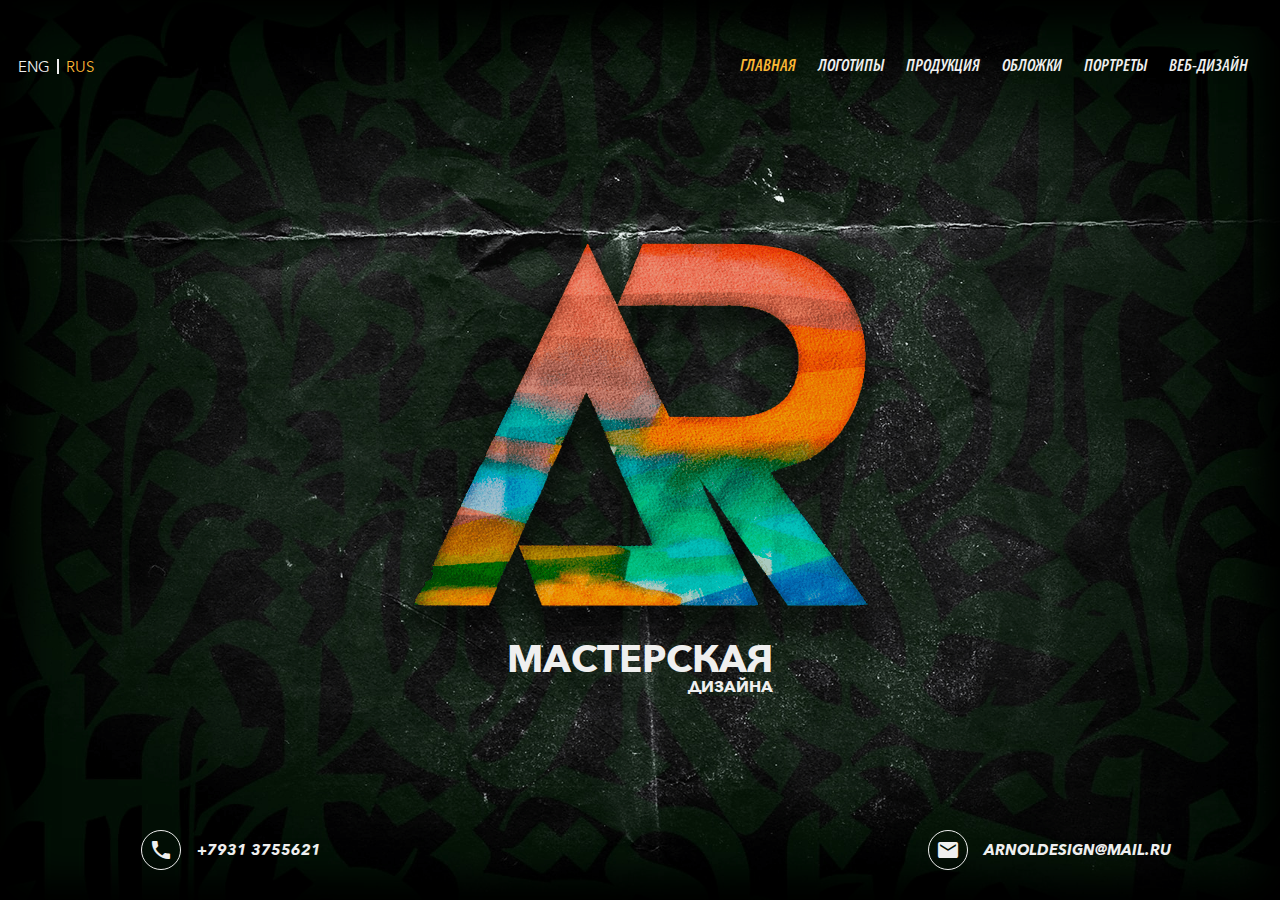
<file: index.html>
<!DOCTYPE html>
<html lang="ru">

<head>
  <meta charset="UTF-8">
  <meta name="viewport" content="width=device-width, initial-scale=1.0">
  <title>Мастерская дизайна «Арнольд Студия»</title>
  <meta name="description"
    content="Графический дизайн и все его области начиная от разработки логотипов и веб-сайтов заканчивая дизайном обложек и печатной продукции. Соотношение цены и качества наша главная задача. Дизайн - это лицо Вашего бренда.">
  <link rel="apple-touch-icon" sizes="180x180" href="img/favicon/apple-touch-icon.png">
  <link rel="icon" type="image/png" sizes="32x32" href="img/favicon/favicon-32x32.png">
  <link rel="icon" type="image/png" sizes="16x16" href="img/favicon/favicon-16x16.png">
  <link rel="manifest" href="site.webmanifest">
  <link rel="stylesheet" href="css/main.min.css">
  <link rel="stylesheet" href="https://fonts.googleapis.com/icon?family=Material+Icons">
  <!-- <link rel="stylesheet" href="css/outline.css"> -->
</head>

<body class="index-page" lang="ru">


  <header class="main-header">
    <div class="container">
      <nav class="main-header-nav row">
        <input id="responsive-menu" type="checkbox">
        <label for="responsive-menu" lang="ru">
          Меню <span id="menu-icon"></span>
        </label>
        <div id="overlay"></div>
        <div class="site-nav-container">
          <ul lang="ru" class="site-navigation">
            <li class="site-navigation-current">Главная</li>
            <li><a href="logo.html">Логотипы</a></li>
            <li><a href="product.html">Продукция</a></li>
            <li><a href="covers.html">Обложки</a></li>
            <li><a href="picture.html">Портреты</a></li>
            <li><a href="web_design.html">Веб-дизайн</a></li>
          </ul>
          <div class="main-header-toggle">
            <form class="form-control" id="lang-switcher">
              <!-- TOGGLE-ENG -->
              <div class="form-control-item item-1">
                <input id="toggle-eng" class="toggle toggle-eng" type="radio" name="toggle" value="en"
                  onchange="selectLanguage(this);">
                <label for="toggle-eng" class="btn">Eng</label>
              </div>
              <!-- TOGGLE-RUS -->
              <div class="form-control-item item-2">
                <input id="toggle-rus" class="toggle toggle-rus" type="radio" name="toggle" value="ru"
                  onchange="selectLanguage(this);" checked="checked">
                <label for="toggle-rus" class="btn">Rus</label>
              </div>
            </form>
          </div>
        </div>
      </nav>
    </div>
  </header>

  <main class="main-content">
    <div class="container">
      <section class="main-page row">
        <div class="main-page-logo">
          <img src="img/main-logo.png" alt="Логотип «Арнольд Студия»">
          <h1 lang="ru" class="main-page-title">
            <span>Мастерская<br>
              <b>дизайна</b>
            </span>
          </h1>
        </div>
      </section>
    </div>
  </main>

  <footer class="main-footer">
    <div class="container">
      <div class="main-footer-wrapper row">
        <p class="footer-contact">
          <a href="tel:+79313755621">
            <i class="material-icons">phone</i>
            <span>&nbsp; &nbsp; +7931 3755621</span>
          </a>
        </p>
        <div class="footer-welcome"></div>
        <p class="footer-post">
          <a href="mailto:leeice@mail.ru">
            <i class="material-icons">mail</i>
            <span>&nbsp; &nbsp; arnoldesign@mail.ru</span>
          </a>
        </p>
      </div>
    </div>
  </footer>


  <script src="js/libs.min.js"></script>
  <script src="js/main.min.js"></script>

</body>

</html>
</file>
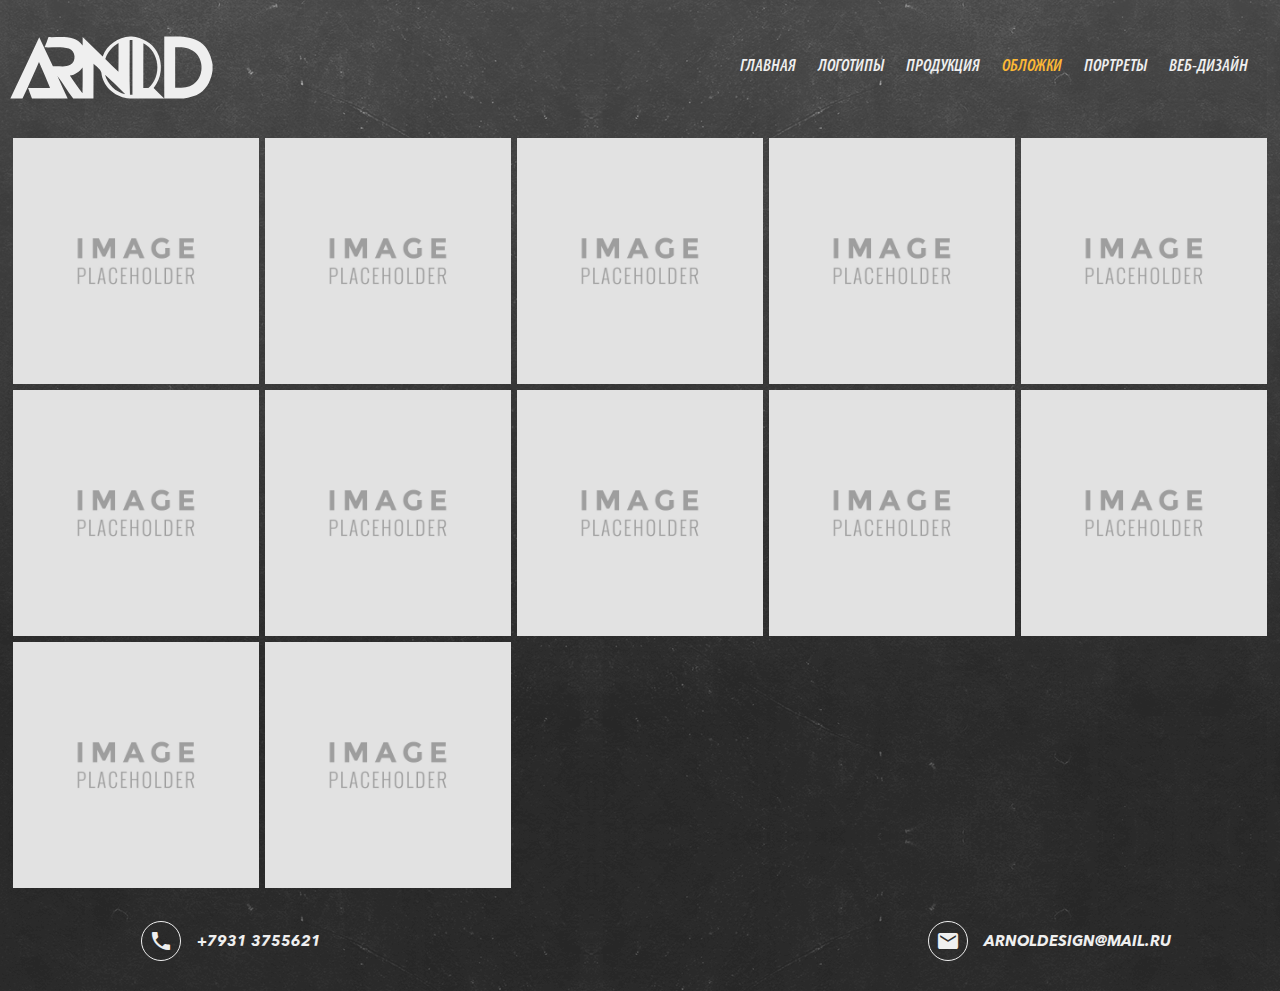
<file: covers.html>
<!DOCTYPE html>
<html lang="ru">

<head>
  <meta charset="UTF-8">
  <meta name="viewport" content="width=device-width, initial-scale=1.0">
  <title>Мастерская дизайна «Арнольд Студия»</title>
  <meta name="description"
    content="Графический дизайн и все его области начиная от разработки логотипов и веб-сайтов заканчивая дизайном обложек и печатной продукции. Соотношение цены и качества наша главная задача. Дизайн - это лицо Вашего бренда.">
  <link rel="apple-touch-icon" sizes="180x180" href="img/favicon/apple-touch-icon.png">
  <link rel="icon" type="image/png" sizes="32x32" href="img/favicon/favicon-32x32.png">
  <link rel="icon" type="image/png" sizes="16x16" href="img/favicon/favicon-16x16.png">
  <link rel="manifest" href="site.webmanifest">
  <link rel="stylesheet" href="css/main.min.css">
  <link rel="stylesheet" href="https://fonts.googleapis.com/icon?family=Material+Icons">
  <!-- <link rel="stylesheet" href="css/outline.css"> -->
</head>

<body class="inner-page" lang="ru">

  <header class="main-header">
    <div class="container">
      <vav class="main-header-nav row">
        <input id="responsive-menu" type="checkbox">
        <label for="responsive-menu" lang="ru">
          Меню <span id="menu-icon"></span>
        </label>
        <div id="overlay"></div>
        <div class="site-nav-container">
          <ul lang="ru" class="site-navigation">
            <li><a href="index.html">Главная</a></li>
            <li><a href="logo.html">Логотипы</a></li>
            <li><a href="product.html">Продукция</a></li>
            <li class="site-navigation-current">Обложки</li>
            <li><a href="picture.html">Портреты</a></li>
            <li><a href="web_design.html">Веб-дизайн</a></li>
          </ul>
          <div class="main-header-logo">
            <svg width="203" height="62">
              <use xlink:href="img/svg/sprite.stack.svg#main-header-logo"></use>
            </svg>
          </div>
        </div>
      </nav>
    </div>
  </header>

  <main class="main-content">
    <div class="container">
      <section class="main-page row">
        <ul class="gallery-container">
          <li class="gallery-item">
            <a class="item-link" href="img/covers/01img.jpg" data-gall="covers">
              <img src="img/covers/tmb/01tmb.jpg" data-gall="covers" alt="work01">
              <div class="overlay">
                <div class="overlay-caption">
                  <h3>Название проекта</h3>
                  <p>Смотреть описание</p>
                </div>
              </div>
            </a>
          </li>
          <li class="gallery-item">
            <a class="item-link" href="img/covers/02img.jpg" data-gall="covers">
              <img src="img/covers/tmb/02tmb.jpg" data-gall="covers" alt="work02">
              <div class="overlay">
                <div class="overlay-caption">
                  <h3>Название проекта</h3>
                  <p>Смотреть описание</p>
                </div>
              </div>
            </a>
          </li>
          <li class="gallery-item">
            <a class="item-link" href="img/covers/03img.jpg" data-gall="covers">
              <img src="img/covers/tmb/03tmb.jpg" data-gall="covers" alt="work03">
              <div class="overlay">
                <div class="overlay-caption">
                  <h3>Название проекта</h3>
                  <p>Смотреть описание</p>
                </div>
              </div>
            </a>
          </li>
          <li class="gallery-item">
            <a class="item-link" href="img/covers/04img.jpg" data-gall="covers">
              <img src="img/covers/tmb/04tmb.jpg" data-gall="covers" alt="work04">
              <div class="overlay">
                <div class="overlay-caption">
                  <h3>Название проекта</h3>
                  <p>Смотреть описание</p>
                </div>
              </div>
            </a>
          </li>
          <li class="gallery-item">
            <a class="item-link" href="img/covers/05img.jpg" data-gall="covers">
              <img src="img/covers/tmb/05tmb.jpg" data-gall="covers" alt="work05">
              <div class="overlay">
                <div class="overlay-caption">
                  <h3>Название проекта</h3>
                  <p>Смотреть описание</p>
                </div>
              </div>
            </a>
          </li>
          <li class="gallery-item">
            <a class="item-link" href="img/covers/06img.jpg" data-gall="covers">
              <img src="img/covers/tmb/06tmb.jpg" data-gall="covers" alt="work06">
              <div class="overlay">
                <div class="overlay-caption">
                  <h3>Название проекта</h3>
                  <p>Смотреть описание</p>
                </div>
              </div>
            </a>
          </li>
          <li class="gallery-item">
            <a class="item-link" href="img/covers/07img.jpg" data-gall="covers">
              <img src="img/covers/tmb/07tmb.jpg" data-gall="covers" alt="work07">
              <div class="overlay">
                <div class="overlay-caption">
                  <h3>Название проекта</h3>
                  <p>Смотреть описание</p>
                </div>
              </div>
            </a>
          </li>
          <li class="gallery-item">
            <a class="item-link" href="img/covers/08img.jpg" data-gall="covers">
              <img src="img/covers/tmb/08tmb.jpg" data-gall="covers" alt="work08">
              <div class="overlay">
                <div class="overlay-caption">
                  <h3>Название проекта</h3>
                  <p>Смотреть описание</p>
                </div>
              </div>
            </a>
          </li>
          <li class="gallery-item">
            <a class="item-link" href="img/covers/09img.jpg" data-gall="covers">
              <img src="img/covers/tmb/09tmb.jpg" data-gall="covers" alt="work09">
              <div class="overlay">
                <div class="overlay-caption">
                  <h3>Название проекта</h3>
                  <p>Смотреть описание</p>
                </div>
              </div>
            </a>
          </li>
          <li class="gallery-item">
            <a class="item-link" href="img/covers/10img.jpg" data-gall="covers">
              <img src="img/covers/tmb/10tmb.jpg" data-gall="covers" alt="work10">
              <div class="overlay">
                <div class="overlay-caption">
                  <h3>Название проекта</h3>
                  <p>Смотреть описание</p>
                </div>
              </div>
            </a>
          </li>
          <li class="gallery-item">
            <a class="item-link" href="img/covers/11img.jpg" data-gall="covers">
              <img src="img/covers/tmb/11tmb.jpg" data-gall="covers" alt="work11">
              <div class="overlay">
                <div class="overlay-caption">
                  <h3>Название проекта</h3>
                  <p>Смотреть описание</p>
                </div>
              </div>
            </a>
          </li>
          <li class="gallery-item">
            <a class="item-link" href="img/covers/12img.jpg" data-gall="covers">
              <img src="img/covers/tmb/12tmb.jpg" data-gall="covers" alt="work12">
              <div class="overlay">
                <div class="overlay-caption">
                  <h3>Название проекта</h3>
                  <p>Смотреть описание</p>
                </div>
              </div>
            </a>
          </li>
        </ul>
      </section>
    </div>
  </main>

  <footer class="main-footer">
    <div class="container">
      <div class="main-footer-wrapper row">
        <p class="footer-contact">
          <a href="tel:+79313755621">
            <i class="material-icons">phone</i>
            <span>&nbsp; &nbsp; +7931 3755621</span>
          </a>
        </p>
        <div class="footer-welcome"></div>
        <p class="footer-post">
          <a href="mailto:leeice@mail.ru">
            <i class="material-icons">mail</i>
            <span>&nbsp; &nbsp; arnoldesign@mail.ru</span>
          </a>
        </p>
      </div>
    </div>
  </footer>

  <script src="js/libs.min.js"></script>
  <script src="js/main.min.js"></script>

</body>

</html>
</file>
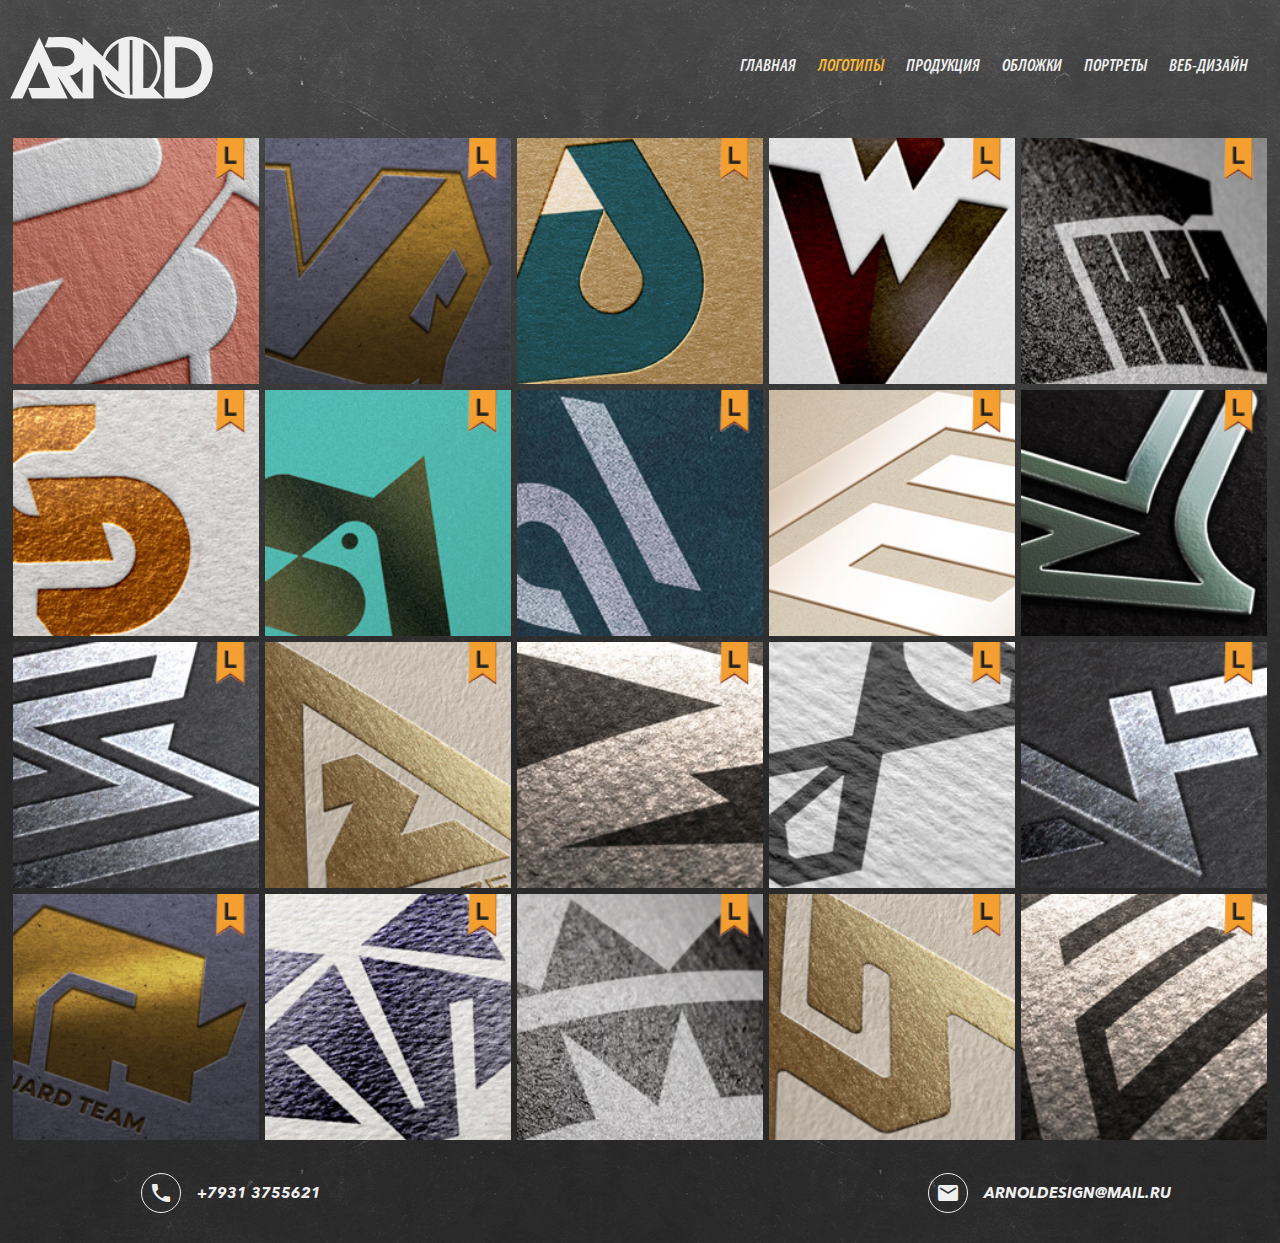
<file: logo.html>
<!DOCTYPE html>
<html lang="ru">
  <head>
    <meta charset="UTF-8">
    <meta name="viewport" content="width=device-width, initial-scale=1.0">
    <title>Мастерская дизайна «Арнольд Студия»</title>
    <meta name="description"
      content="Графический дизайн и все его области начиная от разработки логотипов и веб-сайтов заканчивая дизайном обложек и печатной продукции. Соотношение цены и качества наша главная задача. Дизайн - это лицо Вашего бренда.">
    <link rel="apple-touch-icon" sizes="180x180" href="img/favicon/apple-touch-icon.png">
    <link rel="icon" type="image/png" sizes="32x32" href="img/favicon/favicon-32x32.png">
    <link rel="icon" type="image/png" sizes="16x16" href="img/favicon/favicon-16x16.png">
    <link rel="manifest" href="site.webmanifest">
    <link rel="stylesheet" href="css/main.min.css">
    <link rel="stylesheet" href="https://fonts.googleapis.com/icon?family=Material+Icons">
    <!-- <link rel="stylesheet" href="css/outline.css"> -->
  </head>
<body class="inner-page" lang="ru">

  <header class="main-header">
    <div class="container">
      <nav class="main-header-nav row">
        <input id="responsive-menu" type="checkbox">
        <label for="responsive-menu" lang="ru">
          Меню <span id="menu-icon"></span>
        </label>
        <div id="overlay"></div>
        <div class="site-nav-container">
          <ul lang="ru" class="site-navigation">
            <li><a href="index.html">Главная</a></li>
            <li class="site-navigation-current">Логотипы</li>
            <li><a href="product.html">Продукция</a></li>
            <li><a href="covers.html">Обложки</a></li>
            <li><a href="picture.html">Портреты</a></li>
            <li><a href="web_design.html">Веб-дизайн</a></li>
          </ul>
          <div class="main-header-logo">
            <svg width="203" height="62">
              <use xlink:href="img/svg/sprite.stack.svg#main-header-logo"></use>
            </svg>
          </div>
        </div>
      </nav>
    </div>
  </header>

  <main class="main-content">
    <div class="container">
      <section class="main-page row">
        <ul class="gallery-container">
          <li class="gallery-item">
            <a class="item-link" href="img/logo/01img.jpg" data-gall="logotype">
              <img src="img/logo/tmb/01tmb.jpg" alt="work01">
              <div class="overlay">
                <div class="overlay-caption">
                  <h3>Название проекта</h3>
                  <p>Смотреть описание</p>
                </div>
              </div>
            </a>
          </li>
          <li class="gallery-item">
            <a class="item-link" href="img/logo/02img.jpg" data-gall="logotype">
              <img src="img/logo/tmb/02tmb.jpg" alt="work02">
              <div class="overlay">
                <div class="overlay-caption">
                  <h3>Название проекта</h3>
                  <p>Смотреть описание</p>
                </div>
              </div>
            </a>
          </li>
          <li class="gallery-item">
            <a class="item-link" href="img/logo/03img.jpg" data-gall="logotype">
              <img src="img/logo/tmb/03tmb.jpg" alt="work03">
              <div class="overlay">
                <div class="overlay-caption">
                  <h3>Название проекта</h3>
                  <p>Смотреть описание</p>
                </div>
              </div>
            </a>
          </li>
          <li class="gallery-item">
            <a class="item-link" href="img/logo/04img.jpg" data-gall="logotype">
              <img src="img/logo/tmb/04tmb.jpg" alt="work04">
              <div class="overlay">
                <div class="overlay-caption">
                  <h3>Название проекта</h3>
                  <p>Смотреть описание</p>
                </div>
              </div>
            </a>
          </li>
          <li class="gallery-item">
            <a class="item-link" href="img/logo/05img.jpg" data-gall="logotype">
              <img src="img/logo/tmb/05tmb.jpg" alt="work05">
              <div class="overlay">
                <div class="overlay-caption">
                  <h3>Название проекта</h3>
                  <p>Смотреть описание</p>
                </div>
              </div>
            </a>
          </li>
          <li class="gallery-item">
            <a class="item-link" href="img/logo/06img.jpg" data-gall="logotype">
              <img src="img/logo/tmb/06tmb.jpg" alt="work06">
              <div class="overlay">
                <div class="overlay-caption">
                  <h3>Название проекта</h3>
                  <p>Смотреть описание</p>
                </div>
              </div>
            </a>
          </li>
          <li class="gallery-item">
            <a class="item-link" href="img/logo/07img.jpg" data-gall="logotype">
              <img src="img/logo/tmb/07tmb.jpg" alt="work07">
              <div class="overlay">
                <div class="overlay-caption">
                  <h3>Название проекта</h3>
                  <p>Смотреть описание</p>
                </div>
              </div>
            </a>
          </li>
          <li class="gallery-item">
            <a class="item-link" href="img/logo/08img.jpg" data-gall="logotype">
              <img src="img/logo/tmb/08tmb.jpg" alt="work08">
              <div class="overlay">
                <div class="overlay-caption">
                  <h3>Название проекта</h3>
                  <p>Смотреть описание</p>
                </div>
              </div>
            </a>
          </li>
          <li class="gallery-item">
            <a class="item-link" href="img/logo/09img.jpg" data-gall="logotype">
              <img src="img/logo/tmb/09tmb.jpg" alt="work09">
              <div class="overlay">
                <div class="overlay-caption">
                  <h3>Название проекта</h3>
                  <p>Смотреть описание</p>
                </div>
              </div>
            </a>
          </li>
          <li class="gallery-item">
            <a class="item-link" href="img/logo/10img.jpg" data-gall="logotype">
              <img src="img/logo/tmb/10tmb.jpg" alt="work10">
              <div class="overlay">
                <div class="overlay-caption">
                  <h3>Название проекта</h3>
                  <p>Смотреть описание</p>
                </div>
              </div>
            </a>
          </li>
          <li class="gallery-item">
            <a class="item-link" href="img/logo/11img.jpg" data-gall="logotype">
              <img src="img/logo/tmb/11tmb.jpg" alt="work11">
              <div class="overlay">
                <div class="overlay-caption">
                  <h3>Название проекта</h3>
                  <p>Смотреть описание</p>
                </div>
              </div>
            </a>
          </li>
          <li class="gallery-item">
            <a class="item-link" href="img/logo/12img.jpg" data-gall="logotype">
              <img src="img/logo/tmb/12tmb.jpg" alt="work12">
              <div class="overlay">
                <div class="overlay-caption">
                  <h3>Название проекта</h3>
                  <p>Смотреть описание</p>
                </div>
              </div>
            </a>
          </li>
          <li class="gallery-item">
            <a class="item-link" href="img/logo/13img.jpg" data-gall="logotype">
              <img src="img/logo/tmb/13tmb.jpg" alt="work13">
              <div class="overlay">
                <div class="overlay-caption">
                  <h3>Название проекта</h3>
                  <p>Смотреть описание</p>
                </div>
              </div>
            </a>
          </li>
          <li class="gallery-item">
            <a class="item-link" href="img/logo/14img.jpg" data-gall="logotype">
              <img src="img/logo/tmb/14tmb.jpg" alt="work14">
              <div class="overlay">
                <div class="overlay-caption">
                  <h3>Название проекта</h3>
                  <p>Смотреть описание</p>
                </div>
              </div>
            </a>
          </li>
          <li class="gallery-item">
            <a class="item-link" href="img/logo/15img.jpg" data-gall="logotype">
              <img src="img/logo/tmb/15tmb.jpg" alt="work15">
              <div class="overlay">
                <div class="overlay-caption">
                  <h3>Название проекта</h3>
                  <p>Смотреть описание</p>
                </div>
              </div>
            </a>
          </li>
          <li class="gallery-item">
            <a class="item-link" href="img/logo/16img.jpg" data-gall="logotype">
              <img src="img/logo/tmb/16tmb.jpg" alt="work16">
              <div class="overlay">
                <div class="overlay-caption">
                  <h3>Название проекта</h3>
                  <p>Смотреть описание</p>
                </div>
              </div>
            </a>
          </li>
          <li class="gallery-item">
            <a class="item-link" href="img/logo/17img.jpg" data-gall="logotype">
              <img src="img/logo/tmb/17tmb.jpg" alt="work17">
              <div class="overlay">
                <div class="overlay-caption">
                  <h3>Название проекта</h3>
                  <p>Смотреть описание</p>
                </div>
              </div>
            </a>
          </li>
          <li class="gallery-item">
            <a class="item-link" href="img/logo/18img.jpg" data-gall="logotype">
              <img src="img/logo/tmb/18tmb.jpg" alt="work18">
              <div class="overlay">
                <div class="overlay-caption">
                  <h3>Название проекта</h3>
                  <p>Смотреть описание</p>
                </div>
              </div>
            </a>
          </li>
          <li class="gallery-item">
            <a class="item-link" href="img/logo/19img.jpg" data-gall="logotype">
              <img src="img/logo/tmb/19tmb.jpg" alt="work19">
              <div class="overlay">
                <div class="overlay-caption">
                  <h3>Название проекта</h3>
                  <p>Смотреть описание</p>
                </div>
              </div>
            </a>
          </li>
          <li class="gallery-item">
            <a class="item-link" href="img/logo/20img.jpg" data-gall="logotype">
              <img src="img/logo/tmb/20tmb.jpg" alt="work20">
              <div class="overlay">
                <div class="overlay-caption">
                  <h3>Название проекта</h3>
                  <p>Смотреть описание</p>
                </div>
              </div>
            </a>
          </li>
        </ul>
      </section>
    </div>
  </main>

  <footer class="main-footer">
    <div class="container">
      <div class="main-footer-wrapper row">
        <p class="footer-contact">
          <a href="tel:+79313755621">
            <i class="material-icons">phone</i>
            <span>&nbsp; &nbsp; +7931 3755621</span>
          </a>
        </p>
        <div class="footer-welcome"></div>
        <p class="footer-post">
          <a href="mailto:leeice@mail.ru">
            <i class="material-icons">mail</i>
            <span>&nbsp; &nbsp; arnoldesign@mail.ru</span>
          </a>
        </p>
      </div>
    </div>
  </footer>

  <script src="js/libs.min.js"></script>
  <script src="js/main.min.js"></script>

</body>
</html>
</file>
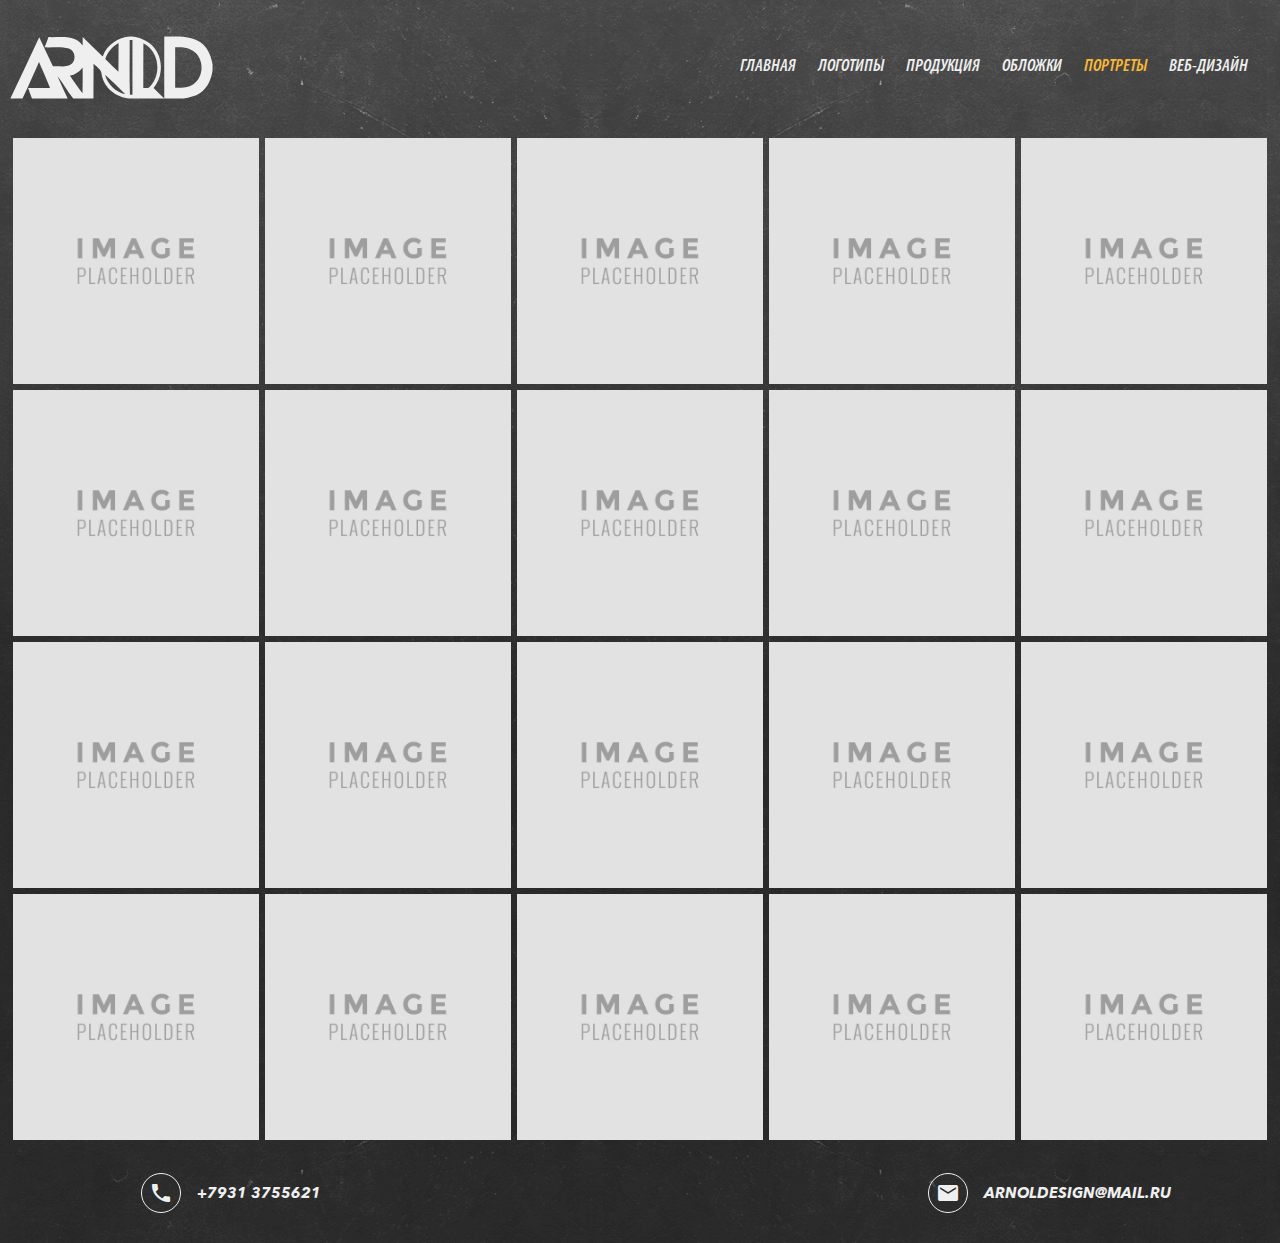
<file: picture.html>
<!DOCTYPE html>
<html lang="ru">

<head>
  <meta charset="UTF-8">
  <meta name="viewport" content="width=device-width, initial-scale=1.0">
  <title>Мастерская дизайна «Арнольд Студия»</title>
  <meta name="description"
    content="Графический дизайн и все его области начиная от разработки логотипов и веб-сайтов заканчивая дизайном обложек и печатной продукции. Соотношение цены и качества наша главная задача. Дизайн - это лицо Вашего бренда.">
  <link rel="apple-touch-icon" sizes="180x180" href="img/favicon/apple-touch-icon.png">
  <link rel="icon" type="image/png" sizes="32x32" href="img/favicon/favicon-32x32.png">
  <link rel="icon" type="image/png" sizes="16x16" href="img/favicon/favicon-16x16.png">
  <link rel="manifest" href="site.webmanifest">
  <link rel="stylesheet" href="css/main.min.css">
  <link rel="stylesheet" href="https://fonts.googleapis.com/icon?family=Material+Icons">
  <!-- <link rel="stylesheet" href="css/outline.css"> -->
</head>

<body class="inner-page" lang="ru">

  <header class="main-header">
    <div class="container">
      <nav class="main-header-nav row">
        <input id="responsive-menu" type="checkbox">
        <label for="responsive-menu" lang="ru">
          Меню <span id="menu-icon"></span>
        </label>
        <div id="overlay"></div>
        <div class="site-nav-container">
          <ul lang="ru" class="site-navigation">
            <li><a href="index.html">Главная</a></li>
            <li><a href="logo.html">Логотипы</a></li>
            <li><a href="product.html">Продукция</a></li>
            <li><a href="covers.html">Обложки</a></li>
            <li class="site-navigation-current">Портреты</li>
            <li><a href="web_design.html">Веб-дизайн</a></li>
          </ul>
          <div class="main-header-logo">
            <svg width="203" height="62">
              <use xlink:href="img/svg/sprite.stack.svg#main-header-logo"></use>
            </svg>
          </div>
        </div>
      </nav>
    </div>
  </header>

  <main class="main-content">
    <div class="container">
      <section class="main-page row">
        <ul class="gallery-container">
          <li class="gallery-item">
            <a class="item-link" href="img/picture/01img.jpg" data-gall="picture">
              <img src="img/picture/tmb/01tmb.jpg" data-gall="picture" alt="work01">
              <div class="overlay">
                <div class="overlay-caption">
                  <h3>Название проекта</h3>
                  <p>Смотреть описание</p>
                </div>
              </div>
            </a>
          </li>
          <li class="gallery-item">
            <a class="item-link" href="img/picture/02img.jpg" data-gall="picture">
              <img src="img/picture/tmb/02tmb.jpg" data-gall="picture" alt="work02">
              <div class="overlay">
                <div class="overlay-caption">
                  <h3>Название проекта</h3>
                  <p>Смотреть описание</p>
                </div>
              </div>
            </a>
          </li>
          <li class="gallery-item">
            <a class="item-link" href="img/picture/03img.jpg" data-gall="picture">
              <img src="img/picture/tmb/03tmb.jpg" data-gall="picture" alt="work03">
              <div class="overlay">
                <div class="overlay-caption">
                  <h3>Название проекта</h3>
                  <p>Смотреть описание</p>
                </div>
              </div>
            </a>
          </li>
          <li class="gallery-item">
            <a class="item-link" href="img/picture/04img.jpg" data-gall="picture">
              <img src="img/picture/tmb/04tmb.jpg" data-gall="picture" alt="work04">
              <div class="overlay">
                <div class="overlay-caption">
                  <h3>Название проекта</h3>
                  <p>Смотреть описание</p>
                </div>
              </div>
            </a>
          </li>
          <li class="gallery-item">
            <a class="item-link" href="img/picture/05img.jpg" data-gall="picture">
              <img src="img/picture/tmb/05tmb.jpg" data-gall="picture" alt="work05">
              <div class="overlay">
                <div class="overlay-caption">
                  <h3>Название проекта</h3>
                  <p>Смотреть описание</p>
                </div>
              </div>
            </a>
          </li>
          <li class="gallery-item">
            <a class="item-link" href="img/picture/06img.jpg" data-gall="picture">
              <img src="img/picture/tmb/06tmb.jpg" data-gall="picture" alt="work06">
              <div class="overlay">
                <div class="overlay-caption">
                  <h3>Название проекта</h3>
                  <p>Смотреть описание</p>
                </div>
              </div>
            </a>
          </li>
          <li class="gallery-item">
            <a class="item-link" href="img/picture/07img.jpg" data-gall="picture">
              <img src="img/picture/tmb/07tmb.jpg" data-gall="picture" alt="work07">
              <div class="overlay">
                <div class="overlay-caption">
                  <h3>Название проекта</h3>
                  <p>Смотреть описание</p>
                </div>
              </div>
            </a>
          </li>
          <li class="gallery-item">
            <a class="item-link" href="img/picture/08img.jpg" data-gall="picture">
              <img src="img/picture/tmb/08tmb.jpg" data-gall="picture" alt="work08">
              <div class="overlay">
                <div class="overlay-caption">
                  <h3>Название проекта</h3>
                  <p>Смотреть описание</p>
                </div>
              </div>
            </a>
          </li>
          <li class="gallery-item">
            <a class="item-link" href="img/picture/09img.jpg" data-gall="picture">
              <img src="img/picture/tmb/09tmb.jpg" data-gall="picture" alt="work09">
              <div class="overlay">
                <div class="overlay-caption">
                  <h3>Название проекта</h3>
                  <p>Смотреть описание</p>
                </div>
              </div>
            </a>
          </li>
          <li class="gallery-item">
            <a class="item-link" href="img/picture/10img.jpg" data-gall="picture">
              <img src="img/picture/tmb/10tmb.jpg" data-gall="picture" alt="work10">
              <div class="overlay">
                <div class="overlay-caption">
                  <h3>Название проекта</h3>
                  <p>Смотреть описание</p>
                </div>
              </div>
            </a>
          </li>
          <li class="gallery-item">
            <a class="item-link" href="img/picture/11img.jpg" data-gall="picture">
              <img src="img/picture/tmb/11tmb.jpg" data-gall="picture" alt="work11">
              <div class="overlay">
                <div class="overlay-caption">
                  <h3>Название проекта</h3>
                  <p>Смотреть описание</p>
                </div>
              </div>
            </a>
          </li>
          <li class="gallery-item">
            <a class="item-link" href="img/picture/12img.jpg" data-gall="picture">
              <img src="img/picture/tmb/12tmb.jpg" data-gall="picture" alt="work12">
              <div class="overlay">
                <div class="overlay-caption">
                  <h3>Название проекта</h3>
                  <p>Смотреть описание</p>
                </div>
              </div>
            </a>
          </li>
          <li class="gallery-item">
            <a class="item-link" href="img/picture/13img.jpg" data-gall="picture">
              <img src="img/picture/tmb/13tmb.jpg" data-gall="picture" alt="work13">
              <div class="overlay">
                <div class="overlay-caption">
                  <h3>Название проекта</h3>
                  <p>Смотреть описание</p>
                </div>
              </div>
            </a>
          </li>
          <li class="gallery-item">
            <a class="item-link" href="img/picture/14img.jpg" data-gall="picture">
              <img src="img/picture/tmb/14tmb.jpg" data-gall="picture" alt="work14">
              <div class="overlay">
                <div class="overlay-caption">
                  <h3>Название проекта</h3>
                  <p>Смотреть описание</p>
                </div>
              </div>
            </a>
          </li>
          <li class="gallery-item">
            <a class="item-link" href="img/picture/15img.jpg" data-gall="picture">
              <img src="img/picture/tmb/15tmb.jpg" data-gall="picture" alt="work15">
              <div class="overlay">
                <div class="overlay-caption">
                  <h3>Название проекта</h3>
                  <p>Смотреть описание</p>
                </div>
              </div>
            </a>
          </li>
          <li class="gallery-item">
            <a class="item-link" href="img/picture/16img.jpg" data-gall="picture">
              <img src="img/picture/tmb/16tmb.jpg" data-gall="picture" alt="work16">
              <div class="overlay">
                <div class="overlay-caption">
                  <h3>Название проекта</h3>
                  <p>Смотреть описание</p>
                </div>
              </div>
            </a>
          </li>
          <li class="gallery-item">
            <a class="item-link" href="img/picture/17img.jpg" data-gall="picture">
              <img src="img/picture/tmb/17tmb.jpg" data-gall="picture" alt="work17">
              <div class="overlay">
                <div class="overlay-caption">
                  <h3>Название проекта</h3>
                  <p>Смотреть описание</p>
                </div>
              </div>
            </a>
          </li>
          <li class="gallery-item">
            <a class="item-link" href="img/picture/18img.jpg" data-gall="picture">
              <img src="img/picture/tmb/18tmb.jpg" data-gall="picture" alt="work18">
              <div class="overlay">
                <div class="overlay-caption">
                  <h3>Название проекта</h3>
                  <p>Смотреть описание</p>
                </div>
              </div>
            </a>
          </li>
          <li class="gallery-item">
            <a class="item-link" href="img/picture/19img.jpg" data-gall="picture">
              <img src="img/picture/tmb/19tmb.jpg" data-gall="picture" alt="work19">
              <div class="overlay">
                <div class="overlay-caption">
                  <h3>Название проекта</h3>
                  <p>Смотреть описание</p>
                </div>
              </div>
            </a>
          </li>
          <li class="gallery-item">
            <a class="item-link" href="img/picture/20img.jpg" data-gall="picture">
              <img src="img/picture/tmb/20tmb.jpg" data-gall="picture" alt="work20">
              <div class="overlay">
                <div class="overlay-caption">
                  <h3>Название проекта</h3>
                  <p>Смотреть описание</p>
                </div>
              </div>
            </a>
          </li>
        </ul>
      </section>
    </div>
  </main>

<footer class="main-footer">
  <div class="container">
    <div class="main-footer-wrapper row">
      <p class="footer-contact">
        <a href="tel:+79313755621">
          <i class="material-icons">phone</i>
          <span>&nbsp; &nbsp; +7931 3755621</span>
        </a>
      </p>
      <div class="footer-welcome"></div>
      <p class="footer-post">
        <a href="mailto:leeice@mail.ru">
          <i class="material-icons">mail</i>
          <span>&nbsp; &nbsp; arnoldesign@mail.ru</span>
        </a>
      </p>
    </div>
  </div>
</footer>

<script src="js/libs.min.js"></script>
<script src="js/main.min.js"></script>

</body>

</html>
</file>
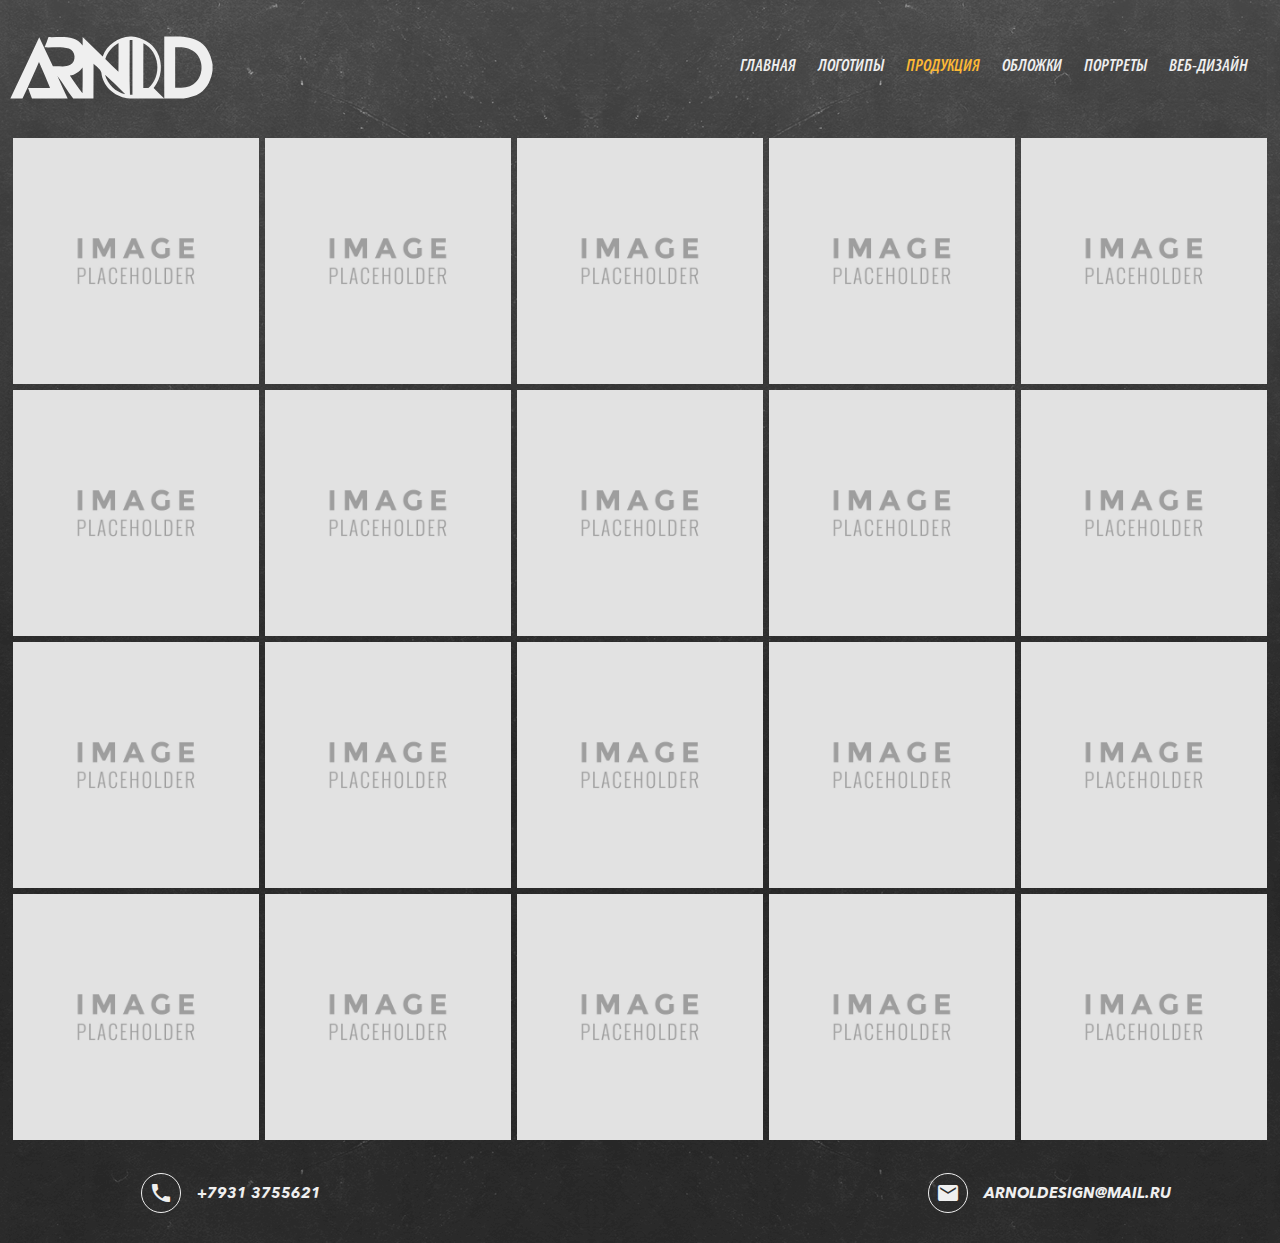
<file: product.html>
<!DOCTYPE html>
<html lang="ru">

<head>
  <meta charset="UTF-8">
  <meta name="viewport" content="width=device-width, initial-scale=1.0">
  <title>Мастерская дизайна «Арнольд Студия»</title>
  <meta name="description"
    content="Графический дизайн и все его области начиная от разработки логотипов и веб-сайтов заканчивая дизайном обложек и печатной продукции. Соотношение цены и качества наша главная задача. Дизайн - это лицо Вашего бренда.">
  <link rel="apple-touch-icon" sizes="180x180" href="img/favicon/apple-touch-icon.png">
  <link rel="icon" type="image/png" sizes="32x32" href="img/favicon/favicon-32x32.png">
  <link rel="icon" type="image/png" sizes="16x16" href="img/favicon/favicon-16x16.png">
  <link rel="manifest" href="site.webmanifest">
  <link rel="stylesheet" href="css/main.min.css">
  <link rel="stylesheet" href="https://fonts.googleapis.com/icon?family=Material+Icons">
  <!-- <link rel="stylesheet" href="css/outline.css"> -->
</head>

<body class="inner-page" lang="ru">

  <header class="main-header">
    <div class="container">
      <nav class="main-header-nav row">
        <input id="responsive-menu" type="checkbox">
        <label for="responsive-menu" lang="ru">
          Меню <span id="menu-icon"></span>
        </label>
        <div id="overlay"></div>
        <div class="site-nav-container">
          <ul lang="ru" class="site-navigation">
            <li><a href="index.html">Главная</a></li>
            <li><a href="logo.html">Логотипы</a></li>
            <li class="site-navigation-current">Продукция</li>
            <li><a href="covers.html">Обложки</a></li>
            <li><a href="picture.html">Портреты</a></li>
            <li><a href="web_design.html">Веб-дизайн</a></li>
          </ul>
          <div class="main-header-logo">
            <svg width="203" height="62">
              <use xlink:href="img/svg/sprite.stack.svg#main-header-logo"></use>
            </svg>
          </div>
        </div>
      </nav>
    </div>
  </header>

  <main class="main-content">
    <div class="container">
      <section class="main-page row">
        <ul class="gallery-container">
          <li class="gallery-item">
            <a class="item-link" href="img/product/01img.jpg" data-gall="product">
              <img src="img/product/tmb/01tmb.jpg" data-gall="product" alt="work01">
              <div class="overlay">
                <div class="overlay-caption">
                  <h3>Название проекта</h3>
                  <p>Смотреть описание</p>
                </div>
              </div>
            </a>
          </li>
          <li class="gallery-item">
            <a class="item-link" href="img/product/02img.jpg" data-gall="product">
              <img src="img/product/tmb/02tmb.jpg" data-gall="product" alt="work02">
              <div class="overlay">
                <div class="overlay-caption">
                  <h3>Название проекта</h3>
                  <p>Смотреть описание</p>
                </div>
              </div>
            </a>
          </li>
          <li class="gallery-item">
            <a class="item-link" href="img/product/03img.jpg" data-gall="product">
              <img src="img/product/tmb/03tmb.jpg" data-gall="product" alt="work03">
              <div class="overlay">
                <div class="overlay-caption">
                  <h3>Название проекта</h3>
                  <p>Смотреть описание</p>
                </div>
              </div>
            </a>
          </li>
          <li class="gallery-item">
            <a class="item-link" href="img/product/04img.jpg" data-gall="product">
              <img src="img/product/tmb/04tmb.jpg" data-gall="product" alt="work04">
              <div class="overlay">
                <div class="overlay-caption">
                  <h3>Название проекта</h3>
                  <p>Смотреть описание</p>
                </div>
              </div>
            </a>
          </li>
          <li class="gallery-item">
            <a class="item-link" href="img/product/05img.jpg" data-gall="product">
              <img src="img/product/tmb/05tmb.jpg" data-gall="product" alt="work05">
              <div class="overlay">
                <div class="overlay-caption">
                  <h3>Название проекта</h3>
                  <p>Смотреть описание</p>
                </div>
              </div>
            </a>
          </li>
          <li class="gallery-item">
            <a class="item-link" href="img/product/06img.jpg" data-gall="product">
              <img src="img/product/tmb/06tmb.jpg" data-gall="product" alt="work06">
              <div class="overlay">
                <div class="overlay-caption">
                  <h3>Название проекта</h3>
                  <p>Смотреть описание</p>
                </div>
              </div>
            </a>
          </li>
          <li class="gallery-item">
            <a class="item-link" href="img/product/07img.jpg" data-gall="product">
              <img src="img/product/tmb/07tmb.jpg" data-gall="product" alt="work07">
              <div class="overlay">
                <div class="overlay-caption">
                  <h3>Название проекта</h3>
                  <p>Смотреть описание</p>
                </div>
              </div>
            </a>
          </li>
          <li class="gallery-item">
            <a class="item-link" href="img/product/08img.jpg" data-gall="product">
              <img src="img/product/tmb/08tmb.jpg" data-gall="product" alt="work08">
              <div class="overlay">
                <div class="overlay-caption">
                  <h3>Название проекта</h3>
                  <p>Смотреть описание</p>
                </div>
              </div>
            </a>
          </li>
          <li class="gallery-item">
            <a class="item-link" href="img/product/09img.jpg" data-gall="product">
              <img src="img/product/tmb/09tmb.jpg" data-gall="product" alt="work09">
              <div class="overlay">
                <div class="overlay-caption">
                  <h3>Название проекта</h3>
                  <p>Смотреть описание</p>
                </div>
              </div>
            </a>
          </li>
          <li class="gallery-item">
            <a class="item-link" href="img/product/10img.jpg" data-gall="product">
              <img src="img/product/tmb/10tmb.jpg" data-gall="product" alt="work10">
              <div class="overlay">
                <div class="overlay-caption">
                  <h3>Название проекта</h3>
                  <p>Смотреть описание</p>
                </div>
              </div>
            </a>
          </li>
          <li class="gallery-item">
            <a class="item-link" href="img/product/11img.jpg" data-gall="product">
              <img src="img/product/tmb/11tmb.jpg" data-gall="product" alt="work11">
              <div class="overlay">
                <div class="overlay-caption">
                  <h3>Название проекта</h3>
                  <p>Смотреть описание</p>
                </div>
              </div>
            </a>
          </li>
          <li class="gallery-item">
            <a class="item-link" href="img/product/12img.jpg" data-gall="product">
              <img src="img/product/tmb/12tmb.jpg" data-gall="product" alt="work12">
              <div class="overlay">
                <div class="overlay-caption">
                  <h3>Название проекта</h3>
                  <p>Смотреть описание</p>
                </div>
              </div>
            </a>
          </li>
          <li class="gallery-item">
            <a class="item-link" href="img/product/13img.jpg" data-gall="product">
              <img src="img/product/tmb/13tmb.jpg" data-gall="product" alt="work13">
              <div class="overlay">
                <div class="overlay-caption">
                  <h3>Название проекта</h3>
                  <p>Смотреть описание</p>
                </div>
              </div>
            </a>
          </li>
          <li class="gallery-item">
            <a class="item-link" href="img/product/14img.jpg" data-gall="product">
              <img src="img/product/tmb/14tmb.jpg" data-gall="product" alt="work14">
              <div class="overlay">
                <div class="overlay-caption">
                  <h3>Название проекта</h3>
                  <p>Смотреть описание</p>
                </div>
              </div>
            </a>
          </li>
          <li class="gallery-item">
            <a class="item-link" href="img/product/15img.jpg" data-gall="product">
              <img src="img/product/tmb/15tmb.jpg" data-gall="product" alt="work15">
              <div class="overlay">
                <div class="overlay-caption">
                  <h3>Название проекта</h3>
                  <p>Смотреть описание</p>
                </div>
              </div>
            </a>
          </li>
          <li class="gallery-item">
            <a class="item-link" href="img/product/16img.jpg" data-gall="product">
              <img src="img/product/tmb/16tmb.jpg" data-gall="product" alt="work16">
              <div class="overlay">
                <div class="overlay-caption">
                  <h3>Название проекта</h3>
                  <p>Смотреть описание</p>
                </div>
              </div>
            </a>
          </li>
          <li class="gallery-item">
            <a class="item-link" href="img/product/17img.jpg" data-gall="product">
              <img src="img/product/tmb/17tmb.jpg" data-gall="product" alt="work17">
              <div class="overlay">
                <div class="overlay-caption">
                  <h3>Название проекта</h3>
                  <p>Смотреть описание</p>
                </div>
              </div>
            </a>
          </li>
          <li class="gallery-item">
            <a class="item-link" href="img/product/18img.jpg" data-gall="product">
              <img src="img/product/tmb/18tmb.jpg" data-gall="product" alt="work18">
              <div class="overlay">
                <div class="overlay-caption">
                  <h3>Название проекта</h3>
                  <p>Смотреть описание</p>
                </div>
              </div>
            </a>
          </li>
          <li class="gallery-item">
            <a class="item-link" href="img/product/19img.jpg" data-gall="product">
              <img src="img/product/tmb/19tmb.jpg" data-gall="product" alt="work19">
              <div class="overlay">
                <div class="overlay-caption">
                  <h3>Название проекта</h3>
                  <p>Смотреть описание</p>
                </div>
              </div>
            </a>
          </li>
          <li class="gallery-item">
            <a class="item-link" href="img/product/20img.jpg" data-gall="product">
              <img src="img/product/tmb/20tmb.jpg" data-gall="product" alt="work20">
              <div class="overlay">
                <div class="overlay-caption">
                  <h3>Название проекта</h3>
                  <p>Смотреть описание</p>
                </div>
              </div>
            </a>
          </li>
        </ul>
      </section>
    </div>
  </main>

  <footer class="main-footer">
    <div class="container">
      <div class="main-footer-wrapper row">
        <p class="footer-contact">
          <a href="tel:+79313755621">
            <i class="material-icons">phone</i>
            <span>&nbsp; &nbsp; +7931 3755621</span>
          </a>
        </p>
        <div class="footer-welcome"></div>
        <p class="footer-post">
          <a href="mailto:leeice@mail.ru">
            <i class="material-icons">mail</i>
            <span>&nbsp; &nbsp; arnoldesign@mail.ru</span>
          </a>
        </p>
      </div>
    </div>
  </footer>

  <script src="js/libs.min.js"></script>
  <script src="js/main.min.js"></script>

</body>

</html>
</file>
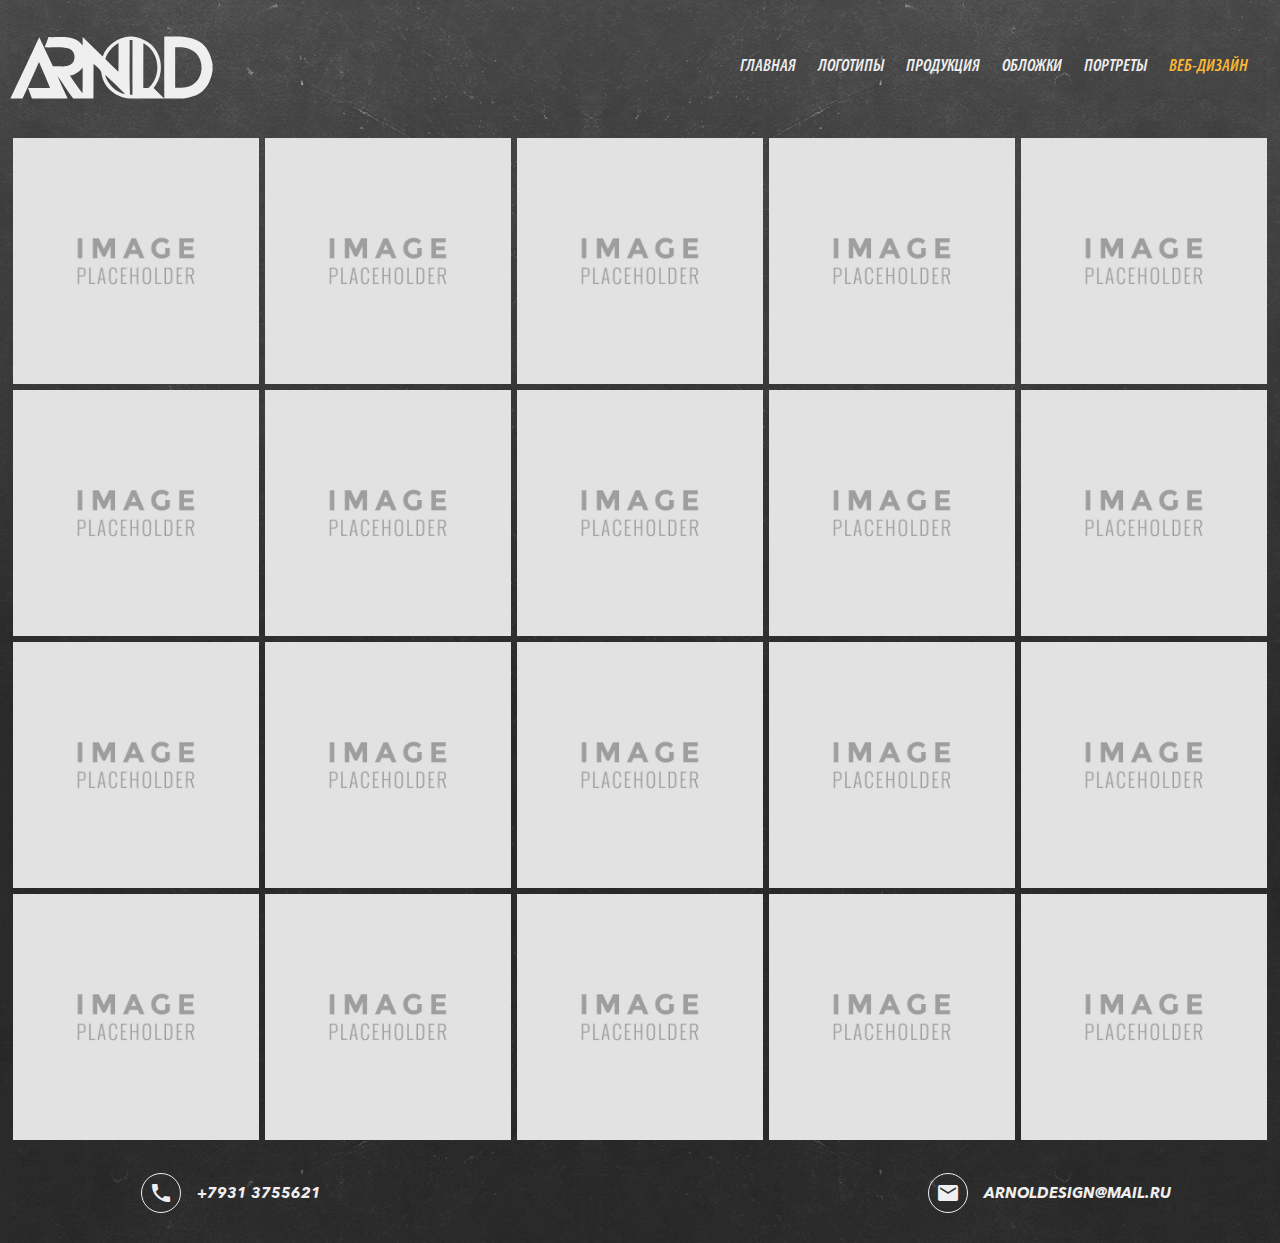
<file: web_design.html>
<!DOCTYPE html>
<html lang="ru">

<head>
  <meta charset="UTF-8">
  <meta name="viewport" content="width=device-width, initial-scale=1.0">
  <title>Мастерская дизайна «Арнольд Студия»</title>
  <meta name="description"
    content="Графический дизайн и все его области начиная от разработки логотипов и веб-сайтов заканчивая дизайном обложек и печатной продукции. Соотношение цены и качества наша главная задача. Дизайн - это лицо Вашего бренда.">
  <link rel="apple-touch-icon" sizes="180x180" href="img/favicon/apple-touch-icon.png">
  <link rel="icon" type="image/png" sizes="32x32" href="img/favicon/favicon-32x32.png">
  <link rel="icon" type="image/png" sizes="16x16" href="img/favicon/favicon-16x16.png">
  <link rel="manifest" href="site.webmanifest">
  <link rel="stylesheet" href="css/main.min.css">
  <link rel="stylesheet" href="https://fonts.googleapis.com/icon?family=Material+Icons">
  <!-- <link rel="stylesheet" href="css/outline.css"> -->
</head>

<body class="inner-page" lang="ru">

  <header class="main-header">
    <div class="container">
      <nav class="main-header-nav row">
        <input id="responsive-menu" type="checkbox">
        <label for="responsive-menu" lang="ru">
          Меню <span id="menu-icon"></span>
        </label>
        <div id="overlay"></div>
        <div class="site-nav-container">
          <ul lang="ru" class="site-navigation">
            <li><a href="index.html">Главная</a></li>
            <li><a href="logo.html">Логотипы</a></li>
            <li><a href="product.html">Продукция</a></li>
            <li><a href="covers.html">Обложки</a></li>
            <li><a href="picture.html">Портреты</a></li>
            <li class="site-navigation-current">Веб-дизайн</li>
          </ul>
          <div class="main-header-logo">
            <svg width="203" height="62">
              <use xlink:href="img/svg/sprite.stack.svg#main-header-logo"></use>
            </svg>
          </div>
        </div>
      </nav>
    </div>
  </header>

  <main class="main-content">
    <div class="container">
      <section class="main-page row">
        <ul class="gallery-container">
          <li class="gallery-item">
            <a class="item-link" href="img/web_design/01img.jpg" data-gall="design">
              <img src="img/web_design/tmb/01tmb.jpg" data-gall="design" alt="work01">
              <div class="overlay">
                <div class="overlay-caption">
                  <h3>Название проекта</h3>
                  <p>Смотреть описание</p>
                </div>
              </div>
            </a>
          </li>
          <li class="gallery-item">
            <a class="item-link" href="img/web_design/02img.jpg" data-gall="design">
              <img src="img/web_design/tmb/02tmb.jpg" data-gall="design" alt="work02">
              <div class="overlay">
                <div class="overlay-caption">
                  <h3>Название проекта</h3>
                  <p>Смотреть описание</p>
                </div>
              </div>
            </a>
          </li>
          <li class="gallery-item">
            <a class="item-link" href="img/web_design/03img.jpg" data-gall="design">
              <img src="img/web_design/tmb/03tmb.jpg" data-gall="design" alt="work03">
              <div class="overlay">
                <div class="overlay-caption">
                  <h3>Название проекта</h3>
                  <p>Смотреть описание</p>
                </div>
              </div>
            </a>
          </li>
          <li class="gallery-item">
            <a class="item-link" href="img/web_design/04img.jpg" data-gall="design">
              <img src="img/web_design/tmb/04tmb.jpg" data-gall="design" alt="work04">
              <div class="overlay">
                <div class="overlay-caption">
                  <h3>Название проекта</h3>
                  <p>Смотреть описание</p>
                </div>
              </div>
            </a>
          </li>
          <li class="gallery-item">
            <a class="item-link" href="img/web_design/05img.jpg" data-gall="design">
              <img src="img/web_design/tmb/05tmb.jpg" data-gall="design" alt="work05">
              <div class="overlay">
                <div class="overlay-caption">
                  <h3>Название проекта</h3>
                  <p>Смотреть описание</p>
                </div>
              </div>
            </a>
          </li>
          <li class="gallery-item">
            <a class="item-link" href="img/web_design/06img.jpg" data-gall="design">
              <img src="img/web_design/tmb/06tmb.jpg" data-gall="design" alt="work06">
              <div class="overlay">
                <div class="overlay-caption">
                  <h3>Название проекта</h3>
                  <p>Смотреть описание</p>
                </div>
              </div>
            </a>
          </li>
          <li class="gallery-item">
            <a class="item-link" href="img/web_design/07img.jpg" data-gall="design">
              <img src="img/web_design/tmb/07tmb.jpg" data-gall="design" alt="work07">
              <div class="overlay">
                <div class="overlay-caption">
                  <h3>Название проекта</h3>
                  <p>Смотреть описание</p>
                </div>
              </div>
            </a>
          </li>
          <li class="gallery-item">
            <a class="item-link" href="img/web_design/08img.jpg" data-gall="design">
              <img src="img/web_design/tmb/08tmb.jpg" data-gall="design" alt="work08">
              <div class="overlay">
                <div class="overlay-caption">
                  <h3>Название проекта</h3>
                  <p>Смотреть описание</p>
                </div>
              </div>
            </a>
          </li>
          <li class="gallery-item">
            <a class="item-link" href="img/web_design/09img.jpg" data-gall="design">
              <img src="img/web_design/tmb/09tmb.jpg" data-gall="design" alt="work09">
              <div class="overlay">
                <div class="overlay-caption">
                  <h3>Название проекта</h3>
                  <p>Смотреть описание</p>
                </div>
              </div>
            </a>
          </li>
          <li class="gallery-item">
            <a class="item-link" href="img/web_design/10img.jpg" data-gall="design">
              <img src="img/web_design/tmb/10tmb.jpg" data-gall="design" alt="work10">
              <div class="overlay">
                <div class="overlay-caption">
                  <h3>Название проекта</h3>
                  <p>Смотреть описание</p>
                </div>
              </div>
            </a>
          </li>
          <li class="gallery-item">
            <a class="item-link" href="img/web_design/11img.jpg" data-gall="design">
              <img src="img/web_design/tmb/11tmb.jpg" data-gall="design" alt="work11">
              <div class="overlay">
                <div class="overlay-caption">
                  <h3>Название проекта</h3>
                  <p>Смотреть описание</p>
                </div>
              </div>
            </a>
          </li>
          <li class="gallery-item">
            <a class="item-link" href="img/web_design/12img.jpg" data-gall="design">
              <img src="img/web_design/tmb/12tmb.jpg" data-gall="design" alt="work12">
              <div class="overlay">
                <div class="overlay-caption">
                  <h3>Название проекта</h3>
                  <p>Смотреть описание</p>
                </div>
              </div>
            </a>
          </li>
          <li class="gallery-item">
            <a class="item-link" href="img/web_design/13img.jpg" data-gall="design">
              <img src="img/web_design/tmb/13tmb.jpg" data-gall="design" alt="work13">
              <div class="overlay">
                <div class="overlay-caption">
                  <h3>Название проекта</h3>
                  <p>Смотреть описание</p>
                </div>
              </div>
            </a>
          </li>
          <li class="gallery-item">
            <a class="item-link" href="img/web_design/14img.jpg" data-gall="design">
              <img src="img/web_design/tmb/14tmb.jpg" data-gall="design" alt="work14">
              <div class="overlay">
                <div class="overlay-caption">
                  <h3>Название проекта</h3>
                  <p>Смотреть описание</p>
                </div>
              </div>
            </a>
          </li>
          <li class="gallery-item">
            <a class="item-link" href="img/web_design/15img.jpg" data-gall="design">
              <img src="img/web_design/tmb/15tmb.jpg" data-gall="design" alt="work15">
              <div class="overlay">
                <div class="overlay-caption">
                  <h3>Название проекта</h3>
                  <p>Смотреть описание</p>
                </div>
              </div>
            </a>
          </li>
          <li class="gallery-item">
            <a class="item-link" href="img/web_design/16img.jpg" data-gall="design">
              <img src="img/web_design/tmb/16tmb.jpg" data-gall="design" alt="work16">
              <div class="overlay">
                <div class="overlay-caption">
                  <h3>Название проекта</h3>
                  <p>Смотреть описание</p>
                </div>
              </div>
            </a>
          </li>
          <li class="gallery-item">
            <a class="item-link" href="img/web_design/17img.jpg" data-gall="design">
              <img src="img/web_design/tmb/17tmb.jpg" data-gall="design" alt="work17">
              <div class="overlay">
                <div class="overlay-caption">
                  <h3>Название проекта</h3>
                  <p>Смотреть описание</p>
                </div>
              </div>
            </a>
          </li>
          <li class="gallery-item">
            <a class="item-link" href="img/web_design/18img.jpg" data-gall="design">
              <img src="img/web_design/tmb/18tmb.jpg" data-gall="design" alt="work18">
              <div class="overlay">
                <div class="overlay-caption">
                  <h3>Название проекта</h3>
                  <p>Смотреть описание</p>
                </div>
              </div>
            </a>
          </li>
          <li class="gallery-item">
            <a class="item-link" href="img/web_design/19img.jpg" data-gall="design">
              <img src="img/web_design/tmb/19tmb.jpg" data-gall="design" alt="work19">
              <div class="overlay">
                <div class="overlay-caption">
                  <h3>Название проекта</h3>
                  <p>Смотреть описание</p>
                </div>
              </div>
            </a>
          </li>
          <li class="gallery-item">
            <a class="item-link" href="img/web_design/20img.jpg" data-gall="design">
              <img src="img/web_design/tmb/20tmb.jpg" data-gall="design" alt="work20">
              <div class="overlay">
                <div class="overlay-caption">
                  <h3>Название проекта</h3>
                  <p>Смотреть описание</p>
                </div>
              </div>
            </a>
          </li>
        </ul>
      </section>
    </div>
  </main>

  <footer class="main-footer">
    <div class="container">
      <div class="main-footer-wrapper row">
        <p class="footer-contact">
          <a href="tel:+79313755621">
            <i class="material-icons">phone</i>
            <span>&nbsp; &nbsp; +7931 3755621</span>
          </a>
        </p>
        <div class="footer-welcome"></div>
        <p class="footer-post">
          <a href="mailto:leeice@mail.ru">
            <i class="material-icons">mail</i>
            <span>&nbsp; &nbsp; arnoldesign@mail.ru</span>
          </a>
        </p>
      </div>
    </div>
  </footer>

  <script src="js/libs.min.js"></script>
  <script src="js/main.min.js"></script>

</body>

</html>
</file>
<file: css/main.min.css>
@font-face{font-family:"Avenir Next";font-style:normal;font-weight:400;src:url(../fonts/AVENIRNEXT-REG.woff2) format("woff2"),url(../fonts/AVENIRNEXT-REG.woff) format("woff");font-display:swap}@font-face{font-family:"Avenir Next";font-style:normal;font-weight:700;src:url(../fonts/AVENIRNEXT-BOLD.woff2) format("woff2"),url(../fonts/AVENIRNEXT-BOLD.woff) format("woff");font-display:swap}@font-face{font-family:"Avenir Next";font-style:italic;font-weight:700;src:url(../fonts/AVENIRNEXT-BOLDIT.woff2) format("woff2"),url(../fonts/AVENIRNEXT-BOLDIT.woff) format("woff");font-display:swap}@font-face{font-family:"Myriad Pro Cond";font-style:italic;font-weight:600;src:url(../fonts/MYRIADPRO-SEMIBOLDCONDIT.woff2) format("woff2"),url(../fonts/MYRIADPRO-SEMIBOLDCONDIT.woff) format("woff");font-display:swap}
/*! normalize.css v8.0.1 | MIT License | github.com/necolas/normalize.css */
@-webkit-keyframes sk-rotatePlane{0%{-webkit-transform:perspective(120px) rotateX(0) rotateY(0);transform:perspective(120px) rotateX(0) rotateY(0)}50%{-webkit-transform:perspective(120px) rotateX(-180.1deg) rotateY(0);transform:perspective(120px) rotateX(-180.1deg) rotateY(0)}to{-webkit-transform:perspective(120px) rotateX(-180deg) rotateY(-179.9deg);transform:perspective(120px) rotateX(-180deg) rotateY(-179.9deg)}}@keyframes sk-rotatePlane{0%{-webkit-transform:perspective(120px) rotateX(0) rotateY(0);transform:perspective(120px) rotateX(0) rotateY(0)}50%{-webkit-transform:perspective(120px) rotateX(-180.1deg) rotateY(0);transform:perspective(120px) rotateX(-180.1deg) rotateY(0)}to{-webkit-transform:perspective(120px) rotateX(-180deg) rotateY(-179.9deg);transform:perspective(120px) rotateX(-180deg) rotateY(-179.9deg)}}@-webkit-keyframes sk-doubleBounce{0%,to{-webkit-transform:scale(0);transform:scale(0)}50%{-webkit-transform:scale(1);transform:scale(1)}}@keyframes sk-doubleBounce{0%,to{-webkit-transform:scale(0);transform:scale(0)}50%{-webkit-transform:scale(1);transform:scale(1)}}@-webkit-keyframes sk-waveStretchDelay{0%,40%,to{-webkit-transform:scaleY(.4);transform:scaleY(.4)}20%{-webkit-transform:scaleY(1);transform:scaleY(1)}}@keyframes sk-waveStretchDelay{0%,40%,to{-webkit-transform:scaleY(.4);transform:scaleY(.4)}20%{-webkit-transform:scaleY(1);transform:scaleY(1)}}@-webkit-keyframes sk-wanderingCube{0%{-webkit-transform:rotate(0);transform:rotate(0)}25%{-webkit-transform:translateX(30px) rotate(-90deg) scale(.5);transform:translateX(30px) rotate(-90deg) scale(.5)}50%{-webkit-transform:translateX(30px) translateY(30px) rotate(-179deg);transform:translateX(30px) translateY(30px) rotate(-179deg)}50.1%{-webkit-transform:translateX(30px) translateY(30px) rotate(-180deg);transform:translateX(30px) translateY(30px) rotate(-180deg)}75%{-webkit-transform:translateX(0) translateY(30px) rotate(-270deg) scale(.5);transform:translateX(0) translateY(30px) rotate(-270deg) scale(.5)}to{-webkit-transform:rotate(-360deg);transform:rotate(-360deg)}}@keyframes sk-wanderingCube{0%{-webkit-transform:rotate(0);transform:rotate(0)}25%{-webkit-transform:translateX(30px) rotate(-90deg) scale(.5);transform:translateX(30px) rotate(-90deg) scale(.5)}50%{-webkit-transform:translateX(30px) translateY(30px) rotate(-179deg);transform:translateX(30px) translateY(30px) rotate(-179deg)}50.1%{-webkit-transform:translateX(30px) translateY(30px) rotate(-180deg);transform:translateX(30px) translateY(30px) rotate(-180deg)}75%{-webkit-transform:translateX(0) translateY(30px) rotate(-270deg) scale(.5);transform:translateX(0) translateY(30px) rotate(-270deg) scale(.5)}to{-webkit-transform:rotate(-360deg);transform:rotate(-360deg)}}@-webkit-keyframes sk-pulseScaleOut{0%{-webkit-transform:scale(0);transform:scale(0)}to{-webkit-transform:scale(1);transform:scale(1);opacity:0}}@keyframes sk-pulseScaleOut{0%{-webkit-transform:scale(0);transform:scale(0)}to{-webkit-transform:scale(1);transform:scale(1);opacity:0}}@-webkit-keyframes sk-chasingDotsRotate{to{-webkit-transform:rotate(360deg);transform:rotate(360deg)}}@keyframes sk-chasingDotsRotate{to{-webkit-transform:rotate(360deg);transform:rotate(360deg)}}@-webkit-keyframes sk-chasingDotsBounce{0%,to{-webkit-transform:scale(0);transform:scale(0)}50%{-webkit-transform:scale(1);transform:scale(1)}}@keyframes sk-chasingDotsBounce{0%,to{-webkit-transform:scale(0);transform:scale(0)}50%{-webkit-transform:scale(1);transform:scale(1)}}@-webkit-keyframes sk-three-bounce{0%,80%,to{-webkit-transform:scale(0);transform:scale(0)}40%{-webkit-transform:scale(1);transform:scale(1)}}@keyframes sk-three-bounce{0%,80%,to{-webkit-transform:scale(0);transform:scale(0)}40%{-webkit-transform:scale(1);transform:scale(1)}}@-webkit-keyframes sk-circleBounceDelay{0%,80%,to{-webkit-transform:scale(0);transform:scale(0)}40%{-webkit-transform:scale(1);transform:scale(1)}}@keyframes sk-circleBounceDelay{0%,80%,to{-webkit-transform:scale(0);transform:scale(0)}40%{-webkit-transform:scale(1);transform:scale(1)}}@-webkit-keyframes sk-cubeGridScaleDelay{0%,70%,to{-webkit-transform:scale3D(1,1,1);transform:scale3D(1,1,1)}35%{-webkit-transform:scale3D(0,0,1);transform:scale3D(0,0,1)}}@keyframes sk-cubeGridScaleDelay{0%,70%,to{-webkit-transform:scale3D(1,1,1);transform:scale3D(1,1,1)}35%{-webkit-transform:scale3D(0,0,1);transform:scale3D(0,0,1)}}@-webkit-keyframes sk-circleFadeDelay{0%,39%,to{opacity:0}40%{opacity:1}}@keyframes sk-circleFadeDelay{0%,39%,to{opacity:0}40%{opacity:1}}@-webkit-keyframes sk-foldCubeAngle{0%,10%{-webkit-transform:perspective(140px) rotateX(-180deg);transform:perspective(140px) rotateX(-180deg);opacity:0}25%,75%{-webkit-transform:perspective(140px) rotateX(0);transform:perspective(140px) rotateX(0);opacity:1}90%,to{-webkit-transform:perspective(140px) rotateY(180deg);transform:perspective(140px) rotateY(180deg);opacity:0}}@keyframes sk-foldCubeAngle{0%,10%{-webkit-transform:perspective(140px) rotateX(-180deg);transform:perspective(140px) rotateX(-180deg);opacity:0}25%,75%{-webkit-transform:perspective(140px) rotateX(0);transform:perspective(140px) rotateX(0);opacity:1}90%,to{-webkit-transform:perspective(140px) rotateY(180deg);transform:perspective(140px) rotateY(180deg);opacity:0}}html{line-height:1.15;-webkit-text-size-adjust:100%}body{margin:0;font-family:"Myriad Pro Cond","Gill Sans",sans-serif;font-style:italic;font-weight:600;font-size:20px;background-color:#6e6e6e;background-image:url(../img/pattern-1.png),url(../img/pattern-2.png);background-repeat:repeat-x,repeat}main{display:block}h1{font-size:2em;margin:.67em 0}hr{box-sizing:content-box;height:0}a{background-color:transparent;text-decoration:none;color:#efefef}b{font-weight:bolder}code{font-family:monospace,monospace;font-size:1em}img{border-style:none}button,input,optgroup,select,textarea{font-family:inherit;font-size:100%;line-height:1.15;margin:0}button,hr,input{overflow:visible}button,select{text-transform:none}[type=button],[type=reset],[type=submit],button{-webkit-appearance:button}[type=button]::-moz-focus-inner,[type=reset]::-moz-focus-inner,[type=submit]::-moz-focus-inner,button::-moz-focus-inner{border-style:none;padding:0}[type=button]:-moz-focusring,[type=reset]:-moz-focusring,[type=submit]:-moz-focusring,button:-moz-focusring{outline:1px dotted ButtonText}fieldset{padding:.35em .75em .625em}legend{color:inherit;display:table;max-width:100%;white-space:normal}progress{vertical-align:baseline}textarea{overflow:auto}[type=checkbox],[type=radio],legend{box-sizing:border-box;padding:0}[type=number]::-webkit-inner-spin-button,[type=number]::-webkit-outer-spin-button{height:auto}.form-control-item input[type=radio],[hidden],template{display:none}.vbox-overlay *{box-sizing:border-box;-webkit-backface-visibility:visible;backface-visibility:visible}.vbox-overlay :after,.vbox-overlay :before{-webkit-backface-visibility:hidden;box-sizing:border-box}.vbox-overlay{display:-ms-flexbox;display:flex;-ms-flex-direction:column;flex-direction:column;-ms-flex-pack:center;justify-content:center;-ms-flex-align:center;align-items:center;position:fixed;left:0;top:0;bottom:0;right:0;z-index:1040;-webkit-transform:translateZ(1000px);transform:translateZ(1000px);-webkit-transform-style:preserve-3d;transform-style:preserve-3d}.vbox-close,.vbox-title{height:40px;text-align:center}.vbox-title{width:100%;float:left;line-height:28px;font-size:12px;padding:6px 40px;overflow:hidden;position:fixed;display:none;left:0;z-index:1050}.vbox-close{top:-1px;right:0;width:50px;padding:6px;display:block;background-position:10px center;font-size:24px;line-height:1}.vbox-close,.vbox-next,.vbox-num,.vbox-prev{position:fixed;overflow:hidden;cursor:pointer;z-index:1050}.vbox-num{left:0;height:40px;line-height:28px;font-size:12px;padding:6px 10px;display:none}.vbox-next,.vbox-prev{top:50%;margin-top:-15px;display:block;width:45px;height:45px}.vbox-next span,.vbox-prev span{width:20px;height:20px;border:2px solid transparent;border-top-color:#b6b6b6;border-right-color:#b6b6b6;text-indent:-100px;position:absolute;top:8px;display:block}.vbox-prev{left:15px}.vbox-next{right:15px}.vbox-prev span{left:10px;-webkit-transform:rotate(-135deg);transform:rotate(-135deg)}.vbox-next span{-webkit-transform:rotate(45deg);transform:rotate(45deg);right:10px}.vbox-inline{width:420px;height:315px;height:70vh;padding:10px;background:#fff;margin:0 auto;overflow:auto;text-align:left}.venoframe{max-width:100%;border:0;width:100%;height:70vh}.venoframe,.venoframe.vbvid{height:260px}.vbox-open{overflow:hidden}.vbox-container{position:absolute;left:0;right:0;top:0;bottom:0;overflow-x:hidden;overflow-y:scroll;overflow-scrolling:touch;-webkit-overflow-scrolling:touch;z-index:20;max-height:100%}.vbox-content{text-align:center;float:left;width:100%;position:relative;overflow:hidden;padding:20px 10px}.vbox-container img,img{max-width:100%;height:auto}.vbox-figlio{box-shadow:0 0 12px rgba(0,0,0,.19),0 6px 6px rgba(0,0,0,.23);max-width:100%;text-align:initial}.form-control-item label,img.vbox-figlio{-webkit-user-select:none;-moz-user-select:none;-ms-user-select:none;user-select:none}img.vbox-figlio{-o-user-select:none}.vbox-content.swipe-left{margin-left:-200px!important}.vbox-content.swipe-right{margin-left:200px!important}.vbox-animated{webkit-transition:margin 300ms ease-out;transition:margin 300ms ease-out}.sk-double-bounce,.sk-rotating-plane{width:40px;height:40px;margin:40px auto}.sk-rotating-plane{background-color:#333;-webkit-animation:sk-rotatePlane 1.2s infinite ease-in-out;animation:sk-rotatePlane 1.2s infinite ease-in-out}.form-control .item-2 label,.sk-double-bounce{position:relative}.sk-double-bounce .sk-child{width:100%;height:100%;border-radius:50%;background-color:#333;opacity:.6;position:absolute;top:0;left:0;-webkit-animation:sk-doubleBounce 2s infinite ease-in-out;animation:sk-doubleBounce 2s infinite ease-in-out}.sk-chasing-dots .sk-child,.sk-spinner-pulse,.sk-three-bounce .sk-child{background-color:#333;border-radius:100%}.sk-double-bounce .sk-double-bounce2{-webkit-animation-delay:-1s;animation-delay:-1s}.sk-wave{margin:40px auto;width:50px;height:40px;text-align:center;font-size:10px}.sk-wave .sk-rect{background-color:#333;height:100%;width:6px;display:inline-block;-webkit-animation:sk-waveStretchDelay 1.2s infinite ease-in-out;animation:sk-waveStretchDelay 1.2s infinite ease-in-out}.sk-wave .sk-rect1{-webkit-animation-delay:-1.2s;animation-delay:-1.2s}.sk-wave .sk-rect2{-webkit-animation-delay:-1.1s;animation-delay:-1.1s}.sk-wave .sk-rect3{-webkit-animation-delay:-1s;animation-delay:-1s}.sk-wave .sk-rect4{-webkit-animation-delay:-.9s;animation-delay:-.9s}.sk-wave .sk-rect5{-webkit-animation-delay:-.8s;animation-delay:-.8s}.sk-wandering-cubes{position:relative}.sk-wandering-cubes .sk-cube{background-color:#333;width:10px;height:10px;position:absolute;top:0;left:0;-webkit-animation:sk-wanderingCube 1.8s ease-in-out -1.8s infinite both;animation:sk-wanderingCube 1.8s ease-in-out -1.8s infinite both}.sk-chasing-dots,.sk-spinner-pulse,.sk-wandering-cubes{width:40px;height:40px;margin:40px auto}.sk-wandering-cubes .sk-cube2{-webkit-animation-delay:-.9s;animation-delay:-.9s}.sk-spinner-pulse{-webkit-animation:sk-pulseScaleOut 1s infinite ease-in-out;animation:sk-pulseScaleOut 1s infinite ease-in-out}.sk-chasing-dots{position:relative;text-align:center;-webkit-animation:sk-chasingDotsRotate 2s infinite linear;animation:sk-chasingDotsRotate 2s infinite linear}.sk-chasing-dots .sk-child{width:60%;height:60%;display:inline-block;position:absolute;top:0;-webkit-animation:sk-chasingDotsBounce 2s infinite ease-in-out;animation:sk-chasingDotsBounce 2s infinite ease-in-out}.sk-chasing-dots .sk-dot2{top:auto;bottom:0;-webkit-animation-delay:-1s;animation-delay:-1s}.sk-three-bounce{margin:40px auto;width:80px;text-align:center}.sk-three-bounce .sk-child{width:20px;height:20px;display:inline-block;-webkit-animation:sk-three-bounce 1.4s ease-in-out 0s infinite both;animation:sk-three-bounce 1.4s ease-in-out 0s infinite both}.sk-circle .sk-child:before,.sk-fading-circle .sk-circle:before{display:block;border-radius:100%;content:'';background-color:#333}.sk-three-bounce .sk-bounce1{-webkit-animation-delay:-.32s;animation-delay:-.32s}.sk-three-bounce .sk-bounce2{-webkit-animation-delay:-.16s;animation-delay:-.16s}.sk-circle{position:relative}.sk-circle .sk-child{width:100%;height:100%;position:absolute;left:0;top:0}.sk-circle .sk-child:before{margin:0 auto;width:15%;height:15%;-webkit-animation:sk-circleBounceDelay 1.2s infinite ease-in-out both;animation:sk-circleBounceDelay 1.2s infinite ease-in-out both}.sk-circle .sk-circle2{-webkit-transform:rotate(30deg);transform:rotate(30deg)}.sk-circle .sk-circle3{-webkit-transform:rotate(60deg);transform:rotate(60deg)}.sk-circle .sk-circle4{-webkit-transform:rotate(90deg);transform:rotate(90deg)}.sk-circle .sk-circle5{-webkit-transform:rotate(120deg);transform:rotate(120deg)}.sk-circle .sk-circle6{-webkit-transform:rotate(150deg);transform:rotate(150deg)}.sk-circle .sk-circle7{-webkit-transform:rotate(180deg);transform:rotate(180deg)}.sk-circle .sk-circle8{-webkit-transform:rotate(210deg);transform:rotate(210deg)}.sk-circle .sk-circle9{-webkit-transform:rotate(240deg);transform:rotate(240deg)}.sk-circle .sk-circle10{-webkit-transform:rotate(270deg);transform:rotate(270deg)}.sk-circle .sk-circle11{-webkit-transform:rotate(300deg);transform:rotate(300deg)}.sk-circle .sk-circle12{-webkit-transform:rotate(330deg);transform:rotate(330deg)}.sk-circle .sk-circle2:before{-webkit-animation-delay:-1.1s;animation-delay:-1.1s}.sk-circle .sk-circle3:before{-webkit-animation-delay:-1s;animation-delay:-1s}.sk-circle .sk-circle4:before{-webkit-animation-delay:-.9s;animation-delay:-.9s}.sk-circle .sk-circle5:before{-webkit-animation-delay:-.8s;animation-delay:-.8s}.sk-circle .sk-circle6:before{-webkit-animation-delay:-.7s;animation-delay:-.7s}.sk-circle .sk-circle7:before{-webkit-animation-delay:-.6s;animation-delay:-.6s}.sk-circle .sk-circle8:before{-webkit-animation-delay:-.5s;animation-delay:-.5s}.sk-circle .sk-circle9:before{-webkit-animation-delay:-.4s;animation-delay:-.4s}.sk-circle .sk-circle10:before{-webkit-animation-delay:-.3s;animation-delay:-.3s}.sk-circle .sk-circle11:before{-webkit-animation-delay:-.2s;animation-delay:-.2s}.sk-circle .sk-circle12:before{-webkit-animation-delay:-.1s;animation-delay:-.1s}.sk-circle,.sk-cube-grid,.sk-fading-circle,.sk-folding-cube{width:40px;height:40px;margin:40px auto}.sk-cube-grid .sk-cube{width:33.33%;height:33.33%;background-color:#333;float:left;-webkit-animation:sk-cubeGridScaleDelay 1.3s infinite ease-in-out;animation:sk-cubeGridScaleDelay 1.3s infinite ease-in-out}.sk-cube-grid .sk-cube1{-webkit-animation-delay:.2s;animation-delay:.2s}.sk-cube-grid .sk-cube2{-webkit-animation-delay:.3s;animation-delay:.3s}.sk-cube-grid .sk-cube3{-webkit-animation-delay:.4s;animation-delay:.4s}.sk-cube-grid .sk-cube4{-webkit-animation-delay:.1s;animation-delay:.1s}.sk-cube-grid .sk-cube5{-webkit-animation-delay:.2s;animation-delay:.2s}.sk-cube-grid .sk-cube6{-webkit-animation-delay:.3s;animation-delay:.3s}.sk-cube-grid .sk-cube7{-webkit-animation-delay:0ms;animation-delay:0ms}.sk-cube-grid .sk-cube8{-webkit-animation-delay:.1s;animation-delay:.1s}.sk-cube-grid .sk-cube9{-webkit-animation-delay:.2s;animation-delay:.2s}.sk-fading-circle,.sk-folding-cube{position:relative}.sk-fading-circle .sk-circle{width:100%;height:100%;position:absolute;left:0;top:0}.sk-fading-circle .sk-circle:before{margin:0 auto;width:15%;height:15%;-webkit-animation:sk-circleFadeDelay 1.2s infinite ease-in-out both;animation:sk-circleFadeDelay 1.2s infinite ease-in-out both}.sk-fading-circle .sk-circle2{-webkit-transform:rotate(30deg);transform:rotate(30deg)}.sk-fading-circle .sk-circle3{-webkit-transform:rotate(60deg);transform:rotate(60deg)}.sk-fading-circle .sk-circle4{-webkit-transform:rotate(90deg);transform:rotate(90deg)}.sk-fading-circle .sk-circle5{-webkit-transform:rotate(120deg);transform:rotate(120deg)}.sk-fading-circle .sk-circle6{-webkit-transform:rotate(150deg);transform:rotate(150deg)}.sk-fading-circle .sk-circle7{-webkit-transform:rotate(180deg);transform:rotate(180deg)}.sk-fading-circle .sk-circle8{-webkit-transform:rotate(210deg);transform:rotate(210deg)}.sk-fading-circle .sk-circle9{-webkit-transform:rotate(240deg);transform:rotate(240deg)}.sk-fading-circle .sk-circle10{-webkit-transform:rotate(270deg);transform:rotate(270deg)}.sk-fading-circle .sk-circle11{-webkit-transform:rotate(300deg);transform:rotate(300deg)}.sk-fading-circle .sk-circle12{-webkit-transform:rotate(330deg);transform:rotate(330deg)}.sk-fading-circle .sk-circle2:before{-webkit-animation-delay:-1.1s;animation-delay:-1.1s}.sk-fading-circle .sk-circle3:before{-webkit-animation-delay:-1s;animation-delay:-1s}.sk-fading-circle .sk-circle4:before{-webkit-animation-delay:-.9s;animation-delay:-.9s}.sk-fading-circle .sk-circle5:before{-webkit-animation-delay:-.8s;animation-delay:-.8s}.sk-fading-circle .sk-circle6:before{-webkit-animation-delay:-.7s;animation-delay:-.7s}.sk-fading-circle .sk-circle7:before{-webkit-animation-delay:-.6s;animation-delay:-.6s}.sk-fading-circle .sk-circle8:before{-webkit-animation-delay:-.5s;animation-delay:-.5s}.sk-fading-circle .sk-circle9:before{-webkit-animation-delay:-.4s;animation-delay:-.4s}.sk-fading-circle .sk-circle10:before{-webkit-animation-delay:-.3s;animation-delay:-.3s}.sk-fading-circle .sk-circle11:before{-webkit-animation-delay:-.2s;animation-delay:-.2s}.sk-fading-circle .sk-circle12:before{-webkit-animation-delay:-.1s;animation-delay:-.1s}.sk-folding-cube{-webkit-transform:rotateZ(45deg);transform:rotateZ(45deg)}.sk-folding-cube .sk-cube{float:left;width:50%;height:50%;position:relative;-webkit-transform:scale(1.1);transform:scale(1.1)}.sk-folding-cube .sk-cube:before{content:'';position:absolute;top:0;left:0;width:100%;height:100%;background-color:#333;-webkit-animation:sk-foldCubeAngle 2.4s infinite linear both;animation:sk-foldCubeAngle 2.4s infinite linear both;-webkit-transform-origin:100% 100%;transform-origin:100% 100%}.sk-folding-cube .sk-cube2{-webkit-transform:scale(1.1) rotateZ(90deg);transform:scale(1.1) rotateZ(90deg)}.sk-folding-cube .sk-cube3{-webkit-transform:scale(1.1) rotateZ(180deg);transform:scale(1.1) rotateZ(180deg)}.sk-folding-cube .sk-cube4{-webkit-transform:scale(1.1) rotateZ(270deg);transform:scale(1.1) rotateZ(270deg)}.sk-folding-cube .sk-cube2:before{-webkit-animation-delay:.3s;animation-delay:.3s}.sk-folding-cube .sk-cube3:before{-webkit-animation-delay:.6s;animation-delay:.6s}.sk-folding-cube .sk-cube4:before{-webkit-animation-delay:.9s;animation-delay:.9s}*,:after,:before{box-sizing:border-box}.index-page{height:100vh;margin:0;padding:0;background:url(../img/index-bg.png) 50% 0 no-repeat;background-size:cover;box-shadow:inset 0 0 35px 20px #000}.container{max-width:1440px;margin:0 auto;padding-left:10px;padding-right:10px}.row{display:-ms-flexbox;display:flex;-ms-flex-wrap:wrap;flex-wrap:wrap;margin-left:-10px;margin-right:-10px}.main-header-toggle{height:50px;line-height:50px;font-family:"Avenir Next",Tahoma,sans-serif;font-style:normal;font-weight:400;font-size:15px;text-transform:uppercase;text-align:right;padding-right:15px}.form-control{display:inline-block;overflow:hidden}.form-control-item{float:left;display:inline-block}.form-control-item label{display:inline-block;padding:0 8px;line-height:34px;cursor:pointer;color:#efefef}.form-control .item-2 label::before{content:"";position:absolute;background-color:#efefef;width:2px;height:15px;bottom:10px;left:-1px}.form-control .item-1 input[type=radio]:checked+label,.form-control .item-2 input[type=radio]:checked+label,.main-header-nav input[type=checkbox]:checked+label{color:#fcb835}#menu-icon,#menu-icon:after,#menu-icon:before{width:100%;height:3.2px;background-color:#efefef;border-radius:.8px;transition:all .2s ease-in-out}#menu-icon{display:-ms-flexbox;display:flex;position:relative;margin:6.4px 0;max-width:16px}#menu-icon:after,#menu-icon:before{content:"";position:absolute;left:0}#menu-icon:before{top:-6.4px}#menu-icon:after{bottom:-6.4px}.main-header-nav input[type=checkbox]:checked+label #menu-icon{background:0 0}.main-header-nav input[type=checkbox]:checked+label #menu-icon:before{top:0;-webkit-transform:rotate(-45deg);transform:rotate(-45deg);background-color:#fcb835}.main-header-nav input[type=checkbox]:checked+label #menu-icon:after{bottom:0;-webkit-transform:rotate(45deg);transform:rotate(45deg);background-color:#fcb835}.main-header-nav input:checked~#overlay{background:rgba(3,15,6,.85);position:fixed;z-index:-1;height:100vh;width:100vw;bottom:0;left:0;right:0;top:0}.inner-page .main-header{height:60px}.main-header{height:115px}.footer-contact a span,.footer-post span,.main-header-logo{display:none}.main-header-nav{margin:0 auto;position:relative;z-index:100;left:0;top:0;color:#efefef}.main-header-nav>input{position:absolute;opacity:0;z-index:-1}.main-header-nav>label{display:-ms-flexbox;display:flex;-ms-flex-positive:1;flex-grow:1;-ms-flex-pack:justify;justify-content:space-between;padding:20px;cursor:pointer}.main-header-nav input:checked~.site-nav-container .site-navigation{opacity:1;max-height:inherit}.main-header-nav input:checked~.site-nav-container .main-header-toggle{display:none}.main-footer,.site-nav-container{width:100%}.site-nav-container .site-navigation{display:-ms-flexbox;display:flex;-ms-flex-flow:column nowrap;flex-flow:column nowrap;-ms-flex-pack:distribute;justify-content:space-around;-ms-flex-align:center;align-items:center;font-size:18px;margin:0;padding:0;height:calc(100vh - 60px);max-height:0;opacity:0;list-style:none;overflow:hidden;text-transform:uppercase}.site-nav-container .site-navigation>li{margin:8px 0}.site-nav-container .site-navigation a{text-decoration:none;color:#efefef}.footer-contact a:focus,.footer-contact a:hover,.footer-post a:focus,.footer-post a:hover,.site-nav-container .site-navigation a:focus,.site-nav-container .site-navigation a:hover{color:#fcb835}.site-nav-container .site-navigation-current{color:#fcb835}.main-content .container{height:100%}.index-page .main-content{height:calc(100vh - 215px);margin:0}.index-page img{display:block;max-width:100%;max-height:100%}.index-page .main-page{height:100%;width:100%;margin:0 auto}.index-page .main-page-logo{height:inherit;width:75%;padding:0;margin:0 auto;display:-ms-flexbox;display:flex;-ms-flex-direction:column;flex-direction:column;-ms-flex-pack:center;justify-content:center;-ms-flex-align:center;align-items:center}.index-page .main-page-title{padding:0;margin:0}.index-page .main-page-title span,.main-footer-wrapper{display:-ms-flexbox;display:flex;margin:0 auto;font-family:"Avenir Next",Tahoma,sans-serif;font-weight:700;text-transform:uppercase}.index-page .main-page-title span{-ms-flex-flow:column nowrap;flex-flow:column nowrap;-ms-flex-align:end;align-items:flex-end;width:210px;font-style:normal;font-size:30px;line-height:1;color:#efefef}.index-page .main-page-title span b{font-size:10px}.main-footer-wrapper{-ms-flex-flow:row nowrap;flex-flow:row nowrap;-ms-flex-pack:start;justify-content:flex-start;text-align:center;height:100px;width:100%;font-style:italic;font-size:15px}.footer-contact,.footer-welcome{width:35%;margin:0;padding:0}.footer-contact a,.footer-post a{display:-ms-flexbox;display:flex;-ms-flex-pack:center;justify-content:center;-ms-flex-align:center;align-items:center;height:100px}.footer-welcome{width:30%;height:100px}.footer-post{width:35%;margin:0;padding:0}.material-icons{border:solid 1px #efefef;border-radius:100%;height:40px;width:40px;text-align:center;line-height:38px!important}.gallery-item .overlay{height:100%;width:100%;position:absolute;top:0;left:0;opacity:0;background-color:rgba(3,15,6,.3);transition:opacity,.3s}.gallery-item .overlay-caption{position:absolute;top:50%;width:100%;text-align:center;-webkit-transform:translateY(-50%);transform:translateY(-50%)}.gallery-item h3,.gallery-item img,.gallery-item p{transition:all,.5s}.gallery-item h3,.gallery-item p{color:#efefef;margin:0;opacity:0}.gallery-item h3{margin-bottom:5px;-webkit-transform:translate3d(0,-200%,0);transform:translate3d(0,-200%,0)}.gallery-item p{-webkit-transform:translate3d(0,200%,0);transform:translate3d(0,200%,0)}.item-link:hover img{-webkit-transform:scale(1.2);transform:scale(1.2)}.item-link:hover .overlay{opacity:1}.item-link:hover .overlay h3,.item-link:hover .overlay p{opacity:1;-webkit-transform:translate3d(0,0,0);transform:translate3d(0,0,0)}.inner-page .main-page{min-height:calc(100vh - 160px);margin:0}.gallery-container{display:-ms-flexbox;display:flex;-ms-flex-flow:row wrap;flex-flow:row wrap;margin:0 auto;padding:0;list-style:none}.gallery-container img{width:100%;vertical-align:middle}.gallery-item{width:50%;position:relative;padding:3px;overflow:hidden}.vbox-content{padding-left:20%;padding-right:20%}@media screen and (min-width:600px){.gallery-item{width:33.333%}}@media (min-width:768px){.vbox-inline,.venoframe{width:90%;height:360px;height:70vh}.venoframe.vbvid{width:640px;height:360px}}@media screen and (min-width:768px){.main-header-toggle{height:135px;line-height:135px}.inner-page .main-header,.main-header,.main-header-logo svg{height:135px}.main-header-logo{display:-ms-flexbox;display:flex;overflow:hidden;max-width:20%}.main-header-logo svg{line-height:135px}.main-header-nav{height:inherit}.main-header-nav>input,.main-header-nav>label{display:none}.site-nav-container{display:-ms-flexbox;display:flex;-ms-flex-pack:justify;justify-content:space-between;height:inherit}.site-nav-container .site-navigation{-ms-flex-order:2;order:2;opacity:1;width:75%;max-height:135px;padding:0;margin:0;-ms-flex-flow:row wrap;flex-flow:row wrap;-ms-flex-pack:end;justify-content:flex-end;-ms-flex-align:center;align-items:center;text-transform:uppercase;list-style:none}.site-nav-container .site-navigation>li{margin-right:22px}.index-page .main-content{height:calc(100vh - 235px)}.index-page .main-page-title span{width:266px;font-size:38px}.index-page .main-page-title span b{font-size:16px}.footer-contact a span,.footer-post span{display:block}.gallery-item{width:25%}}@media (min-width:992px){.vbox-inline,.venoframe{max-width:1200px;width:80%;height:540px;height:70vh}.venoframe.vbvid{width:960px;height:540px}}@media screen and (min-width:992px){.site-nav-container .site-navigation{width:60%}.inner-page .main-page{display:-ms-flexbox;display:flex;-ms-flex-flow:row wrap;flex-flow:row wrap;-ms-flex-align:start;align-items:flex-start;min-height:calc(100vh - 235px)}.gallery-item{width:20%}}@media screen and (min-width:1382px){.gallery-item{width:16.666%}}
</file>
